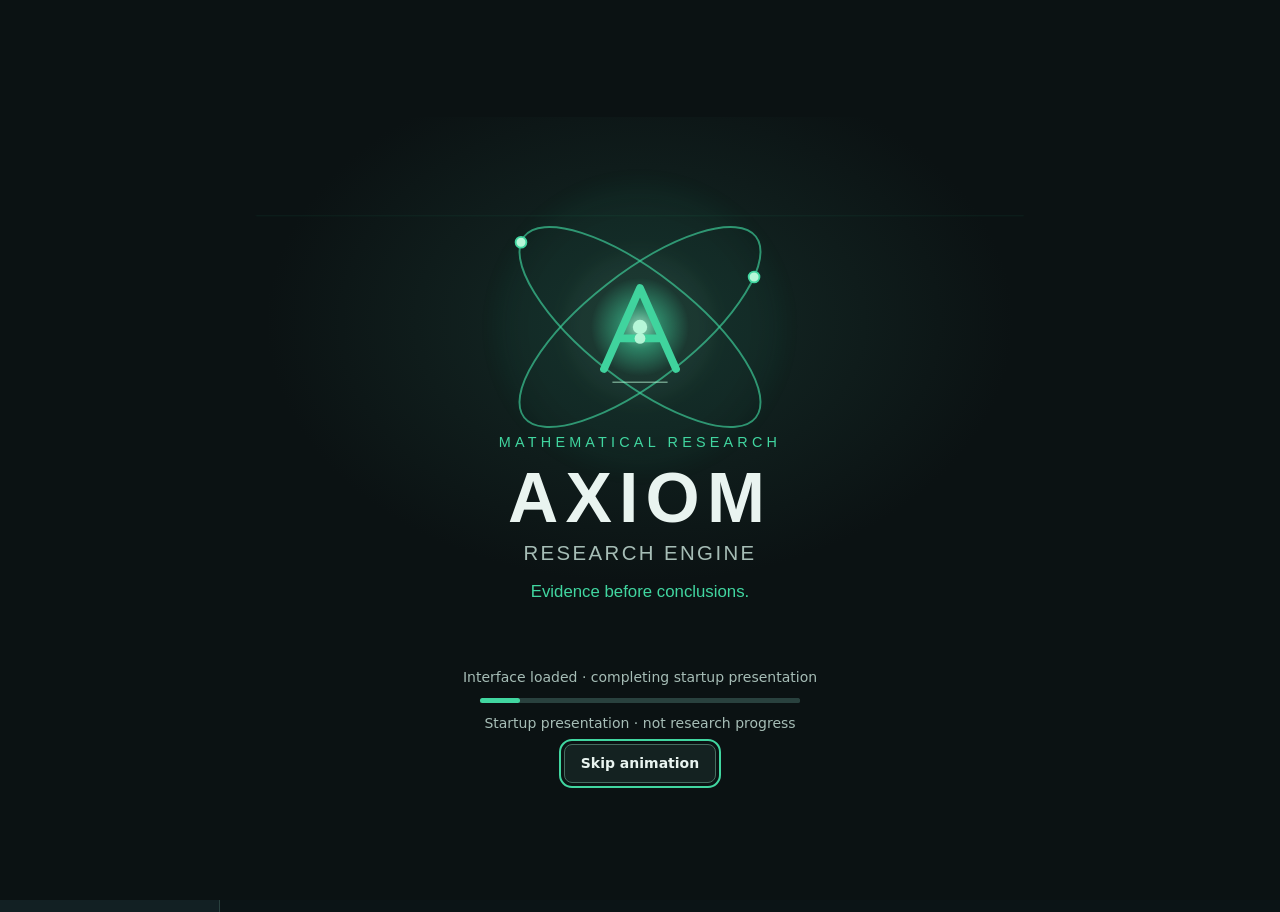
<file: docs/index.html>
<!doctype html>
<html lang="en"><head><meta charset="utf-8"><meta name="viewport" content="width=device-width,initial-scale=1"><meta name="color-scheme" content="dark light"><title>AXIOM / Open Research</title><style>
:root{--bg:#0b1416;--panel:#122023;--panel2:#192b2c;--line:#29413e;--ink:#e7f4f1;--muted:#a2bdb7;--accent:#63e5b3;--warn:#f0b97f;--bad:#f1a0a0;--shadow:0 12px 36px #0003;color-scheme:dark}body.light{--bg:#eef4f2;--panel:#fff;--panel2:#e2eeea;--line:#bdcec8;--ink:#16352e;--muted:#44675e;--accent:#096c4c;--warn:#89541b;--bad:#9b2b2b;--shadow:0 8px 30px #23403315;color-scheme:light}*{box-sizing:border-box}body{margin:0;background:var(--bg);color:var(--ink);font:15px/1.5 system-ui,-apple-system,BlinkMacSystemFont,'Segoe UI',sans-serif}a{color:var(--accent)}button,input,select{font:inherit;color:var(--ink);background:var(--panel2);border:1px solid var(--line);border-radius:7px;padding:9px 12px}button{cursor:pointer}button:focus-visible,a:focus-visible,input:focus-visible,select:focus-visible{outline:2px solid var(--accent);outline-offset:3px}header{position:sticky;top:0;z-index:4;background:var(--panel);border-bottom:1px solid var(--line);display:flex;align-items:center;gap:12px;padding:12px 24px}header svg{width:31px;height:31px;stroke:var(--accent)}.brand{letter-spacing:.14em;font-weight:800;font-size:17px}.tag{font-size:11px;color:var(--muted);letter-spacing:.08em;text-transform:uppercase}header .spacer{flex:1}.layout{display:grid;grid-template-columns:220px minmax(0,1fr);min-height:calc(100vh - 65px)}nav{border-right:1px solid var(--line);padding:24px 14px;background:var(--panel)}nav button{display:block;width:100%;text-align:left;margin:6px 0;background:transparent;border-color:transparent;color:var(--muted)}nav button[aria-current=true]{background:var(--panel2);border-color:var(--line);color:var(--accent)}main{padding:28px clamp(16px,3vw,44px);max-width:1420px;width:100%;margin:auto;align-self:start}h1{font-size:clamp(25px,3vw,38px);line-height:1.15;margin:0 0 10px;letter-spacing:-.025em}h2{font-size:17px;margin:0 0 12px}h3{font-size:15px;margin:0 0 8px}.muted,small{color:var(--muted)}.eyebrow{letter-spacing:.14em;color:var(--accent);font-weight:700;font-size:11px;text-transform:uppercase;margin-bottom:12px}.hero{background:linear-gradient(120deg,var(--panel),var(--panel2));border:1px solid var(--line);border-radius:12px;padding:24px;box-shadow:var(--shadow);margin-bottom:18px}.hero p{max-width:780px;color:var(--muted);margin:0 0 10px}.grid{display:grid;grid-template-columns:repeat(4,minmax(0,1fr));gap:12px;margin:18px 0}.metric,.card{border:1px solid var(--line);border-radius:10px;background:var(--panel);padding:16px;min-width:0}.metric strong{display:block;font-size:28px;font-variant-numeric:tabular-nums;letter-spacing:-.04em;color:var(--accent);margin:4px 0}.split{display:grid;grid-template-columns:1.35fr 1fr;gap:14px;margin:14px 0}.card p{margin:6px 0 12px}.status{font-size:12px;color:var(--accent);font-weight:600}.open{color:var(--warn)}.counterexample{color:var(--bad)}.barrow{display:grid;grid-template-columns:110px 1fr 65px;align-items:center;gap:8px;margin:12px 0}.bar{height:13px;background:var(--panel2);border-radius:5px;overflow:hidden}.bar i{display:block;height:100%;background:var(--accent);border-radius:5px}.toolbar{display:flex;gap:8px;flex-wrap:wrap;margin:14px 0}.toolbar input{flex:1;min-width:200px}.tablewrap{overflow:auto;border:1px solid var(--line);border-radius:10px;background:var(--panel)}table{border-collapse:collapse;width:100%;text-align:left;font-size:13px}th,td{padding:12px;border-bottom:1px solid var(--line);vertical-align:top}th{color:var(--muted);background:var(--panel2);font-weight:600}tr:last-child td{border-bottom:0}td:first-child{white-space:nowrap;font-family:ui-monospace,monospace}.note{padding:16px 0;border-bottom:1px solid var(--line)}.note:last-child{border:0}.note p{margin:6px 0}.note code,code{font:12px ui-monospace,monospace;overflow-wrap:anywhere;color:var(--muted)}.view[hidden]{display:none}.notice{border-left:2px solid var(--warn);padding:8px 14px;color:var(--muted);margin:16px 0;background:var(--panel)}footer{margin-top:22px;padding:12px 0;border-top:1px solid var(--line);color:var(--muted);font-size:12px}.steps{display:grid;gap:10px}.step{display:flex;gap:12px;align-items:start;padding-bottom:8px;border-bottom:1px solid var(--line)}.step b{color:var(--accent);min-width:24px}.step:last-child{border:0}.big{font-size:25px;font-weight:700;color:var(--accent)}@media(max-width:900px){.layout{grid-template-columns:1fr}nav{display:flex;overflow:auto;border-right:0;border-bottom:1px solid var(--line);padding:6px 12px;gap:5px}nav button{width:auto;white-space:nowrap;margin:0}.grid{grid-template-columns:repeat(2,minmax(0,1fr))}.split{grid-template-columns:1fr}}@media(max-width:480px){header{padding:10px 12px}.tag{display:none}main{padding:16px}.hero{padding:18px}.metric{padding:12px}.metric strong{font-size:23px}.barrow{grid-template-columns:95px 1fr 55px}}
</style></head><body>
<!-- AXIOM STARTUP COMPONENT BEGIN -->
<style>
#ax-start-dialog{box-sizing:border-box;position:fixed;inset:0;width:100%;height:100%;max-width:none;max-height:none;margin:0;border:0;padding:clamp(8px,2vw,24px);overflow:auto;color:#e9f4f0;background:#0b1213;font:14px/1.5 system-ui,'Segoe UI',Arial,sans-serif;z-index:2147483647}
#ax-start-dialog:not([open]){display:none}#ax-start-dialog::backdrop{background:#0b1213}
#ax-start-dialog .ax-start-panel{box-sizing:border-box;width:min(960px,100%);min-height:100%;margin:auto;display:flex;flex-direction:column;align-items:center;justify-content:center;gap:10px}
#ax-start-dialog svg{display:block;width:min(100%,960px);height:auto;max-height:72vh;aspect-ratio:16/9;flex:none;background:radial-gradient(ellipse at 50% 38%,#152b27 0%,#0b1213 55%);border-radius:12px}
#ax-start-dialog p{margin:0;text-align:center;color:#a6bdb6;max-width:65ch}#ax-start-dialog .ax-start-controls{display:flex;align-items:center;justify-content:center;gap:12px;flex-wrap:wrap}
#ax-start-dialog button{font:600 14px/1.3 system-ui,'Segoe UI',Arial,sans-serif;color:#e9f4f0;border:1px solid #456d60;background:#142221;border-radius:8px;padding:9px 16px;cursor:pointer}
#ax-start-dialog button:focus-visible{outline:2px solid #41d6a0;outline-offset:3px}#ax-start-dialog button:disabled{opacity:.6;cursor:default}
#ax-start-dialog [hidden],#ax-start-notice[hidden]{display:none!important}#ax-start-notice{margin:0;padding:10px 16px;background:#142221;color:#e9f4f0;border-bottom:1px solid #456d60;font:14px/1.5 system-ui,Arial,sans-serif}#ax-start-dialog progress{width:min(320px,85%);height:5px;accent-color:#41d6a0;background:#29413e;border:0;border-radius:3px}#ax-start-dialog progress::-webkit-progress-bar{background:#29413e;border-radius:3px}#ax-start-dialog progress::-webkit-progress-value{background:#41d6a0;border-radius:3px}#ax-start-dialog progress::-moz-progress-bar{background:#41d6a0;border-radius:3px}
@media(prefers-reduced-motion:reduce){#ax-start-dialog #ax-start-electrons{visibility:hidden}}
</style>
<dialog id="ax-start-dialog" aria-label="AXIOM startup" aria-describedby="ax-start-status">
  <div class="ax-start-panel">
<svg id="ax-start-scene" viewBox="0 0 1600 900" aria-labelledby="ax-start-title ax-start-desc" role="img">
      <title id="ax-start-title">AXIOM startup splash preview</title>
      <desc id="ax-start-desc">A centered AXIOM emblem with two crossed electron-style orbitals and animated emerald highlights.</desc>
      <defs>
        <linearGradient id="ax-start-lineGlow" x1="0" x2="1">
          <stop offset="0%" stop-color="#41D6A0" stop-opacity="0"/>
          <stop offset="50%" stop-color="#41D6A0" stop-opacity="0.55"/>
          <stop offset="100%" stop-color="#41D6A0" stop-opacity="0"/>
        </linearGradient>
        <radialGradient id="ax-start-coreGlow" cx="50%" cy="50%" r="50%">
          <stop offset="0%" stop-color="#B6F7D8" stop-opacity=".98"/>
          <stop offset="45%" stop-color="#41D6A0" stop-opacity=".52"/>
          <stop offset="100%" stop-color="#41D6A0" stop-opacity="0"/>
        </radialGradient>
        <filter id="ax-start-blur16"><feGaussianBlur stdDeviation="16"/></filter>
        <filter id="ax-start-blur28"><feGaussianBlur stdDeviation="28"/></filter>
      </defs>

      <g id="ax-start-bgfx" opacity="0.9">
        <circle cx="800" cy="350" r="235" fill="#41D6A0" opacity="0.055" filter="url(#ax-start-blur28)"/>
        <circle cx="800" cy="350" r="125" fill="#B6F7D8" opacity="0.05" filter="url(#ax-start-blur16)"/>
        
        <path d="M160 165H1440" stroke="#41D6A0" stroke-opacity="0.08" stroke-width="1.5"/>
      </g>

      <g id="ax-start-orbitalSystem" transform="translate(800 350)">
        <ellipse id="ax-start-orbitA_inner" cx="0" cy="0" rx="245" ry="90" fill="none" stroke="#41D6A0" stroke-opacity="0.64" stroke-width="3.2" transform="rotate(38)"/>
        <ellipse id="ax-start-orbitB_inner" cx="0" cy="0" rx="245" ry="90" fill="none" stroke="#41D6A0" stroke-opacity="0.64" stroke-width="3.2" transform="rotate(-38)"/>

        <circle id="ax-start-coreAura" cx="0" cy="0" r="82" fill="url(#ax-start-coreGlow)" opacity="0.78"/>
        <circle id="ax-start-core" cx="0" cy="0" r="12" fill="#B6F7D8"/>

        <g id="ax-start-mark" opacity="0.98">
          <path id="ax-start-aShape" d="M-60 70 L0 -65 L60 70 M-34 19 H34" fill="none" stroke="#41D6A0" stroke-width="13" stroke-linecap="round" stroke-linejoin="round"/>
          <circle id="ax-start-aNode" cx="0" cy="19" r="9" fill="#B6F7D8"/>
          <path d="M-46 92H46" fill="none" stroke="#B6F7D8" stroke-opacity="0.55" stroke-width="2.5"/>
        </g>

        <g id="ax-start-electrons">
          <circle id="ax-start-electronA" cx="193.1" cy="150.8" r="9" fill="#B6F7D8" stroke="#41D6A0" stroke-width="3"/>
          <circle id="ax-start-electronB" cx="-193.1" cy="150.8" r="9" fill="#B6F7D8" stroke="#41D6A0" stroke-width="3"/>
        </g>
      </g>

      <g id="ax-start-titles" font-family="Arial, Helvetica, sans-serif" text-anchor="middle">
        <text id="ax-start-eyebrow" x="800" y="550" fill="#41D6A0" font-size="24" letter-spacing="7" opacity="1">MATHEMATICAL RESEARCH</text>
        <text id="ax-start-brand" x="800" y="675" fill="#E9F4F0" font-size="116" font-weight="700" letter-spacing="12" opacity="1">AXIOM</text>
        <text id="ax-start-subtitle" x="800" y="738" fill="#A6BDB6" font-size="34" letter-spacing="4" opacity="1">RESEARCH ENGINE</text>
      <text x="800" y="800" fill="#41D6A0" font-size="28">Evidence before conclusions.</text></g>
    </svg>
    <p id="ax-start-status" role="status">Opening the interface…</p>
    <progress id="ax-start-progress" max="10000" value="0" aria-label="Presentation time, not initialization progress"></progress>
    <p id="ax-start-caption">Startup presentation · not research progress</p>
    <div class="ax-start-controls"><button id="ax-start-skip" type="button" autofocus>Skip animation</button></div>
  </div>
</dialog>
<p id="ax-start-notice" hidden role="status"></p>
<script>
(function(){
'use strict';
const $=id=>document.getElementById('ax-start-'+id),dialog=$('dialog'),status=$('status'),progress=$('progress'),skip=$('skip'),motion=matchMedia('(prefers-reduced-motion: reduce)');
const DURATION=10000,READINESS_TIMEOUT=20000;
let raf=0,timeout=0,last=null,elapsed=0,active=false,ready=false,skipped=false;
function point(node,angle,tilt){
 const a=angle*Math.PI/180,t=tilt*Math.PI/180,x=245*Math.cos(a),y=90*Math.sin(a);
 node.setAttribute('cx',x*Math.cos(t)-y*Math.sin(t));node.setAttribute('cy',x*Math.sin(t)+y*Math.cos(t));
}
function paint(){
 const t=Math.min(elapsed,DURATION),reduced=motion.matches;
 if(!reduced){point($('electronA'),t/2600*360,38);point($('electronB'),180-t/3100*360,-38);}
 $('coreAura').setAttribute('opacity',reduced?'.78':String(.74+.12*Math.sin(t/650)));
 progress.value=skipped||reduced?DURATION:t;
}
function clear(){cancelAnimationFrame(raf);raf=0;clearTimeout(timeout);timeout=0;last=null;active=false;}
function close(outcome){if(!active)return;clear();dialog.close();if(outcome==='timeout'||outcome==='error'){$('notice').textContent=outcome==='timeout'?'Startup presentation ended while interface loading was still pending. The application has not reported readiness.':'Startup presentation ended after an interface error.';$('notice').hidden=false;}dialog.dispatchEvent(new CustomEvent('axiom-startup-end',{detail:outcome}));}
function maybeFinish(){
 if(!active)return;
 const presentationDone=skipped||motion.matches||elapsed>=DURATION;
 if(ready&&presentationDone){close('ready');return;}
 if(presentationDone){if(status.textContent!=='Waiting for the interface to finish loading…')status.textContent='Waiting for the interface to finish loading…';skip.disabled=true;}
 else{skip.disabled=false;if(ready&&status.textContent!=='Interface loaded · completing startup presentation')status.textContent='Interface loaded · completing startup presentation';}
}
function tick(now){raf=0;if(!active||document.hidden){last=null;return;}if(last!==null)elapsed=Math.min(DURATION,elapsed+Math.max(0,now-last));last=now;paint();maybeFinish();schedule();}
function schedule(){if(active&&!document.hidden&&!raf&&!skipped&&!motion.matches&&elapsed<DURATION)raf=requestAnimationFrame(tick);}
function dismissPresentation(){if(!active)return;skipped=true;cancelAnimationFrame(raf);raf=0;last=null;paint();maybeFinish();}
function signalReady(ok){$('notice').hidden=true;if(!active)return;if(!ok){close('unavailable');return;}ready=true;clearTimeout(timeout);timeout=0;maybeFinish();}
function start(){
 if(active)return;$('notice').hidden=true;ready=false;skipped=false;elapsed=0;last=null;skip.disabled=false;status.textContent='Opening the interface…';
 try{if(typeof dialog.showModal!=='function')return;dialog.showModal();}catch(_){return;}
 active=true;paint();timeout=setTimeout(()=>close('timeout'),READINESS_TIMEOUT);maybeFinish();schedule();
}
window.AxiomStartup=Object.freeze({ready:()=>signalReady(true),unavailable:()=>signalReady(false),start});
skip.addEventListener('click',dismissPresentation);dialog.addEventListener('cancel',event=>{event.preventDefault();dismissPresentation();});
document.addEventListener('visibilitychange',()=>{last=null;if(document.hidden){cancelAnimationFrame(raf);raf=0;}else schedule();});
motion.addEventListener('change',()=>{if(!active)return;cancelAnimationFrame(raf);raf=0;last=null;paint();maybeFinish();schedule();});
// Fail open on unexpected UI errors; never hide an existing application error behind branding.
window.addEventListener('error',()=>{if(active)close('error');});
window.addEventListener('unhandledrejection',()=>{if(active)close('error');});
start();
})();
</script>
<!-- AXIOM STARTUP COMPONENT END -->
<header><svg viewBox="0 0 40 40" fill="none" stroke-width="2.8" aria-hidden="true"><path d="M5 34L20 5l15 29M11 24h18"/><circle cx="20" cy="24" r="3" fill="currentColor"/></svg><div><div class="brand">AXIOM</div><div class="tag">Open Research Engine / v0.4.0</div></div><span class="spacer"></span><button id="theme" aria-label="Toggle light or dark theme">Light mode</button></header><div class="layout"><nav aria-label="Research views"><div class="tag">Workspace</div><button data-view="overview" aria-current="true">Overview</button><button data-view="notebook">Research notebook</button><button data-view="experiments">Experiments</button><button data-view="backlog">Work slices</button><button data-view="hosting">Hosting &amp; controls</button></nav><main>
<section class="view" id="overview"><div class="hero"><div class="eyebrow">Computational complexity / open research</div><h1>Evidence before conclusions.</h1><p>Exact SAT counting, structured permanents and shared arithmetic. A finite, reproducible research workspace designed for standard public GitHub runners, with no backend server or paid AI integration.</p><span class="status">PUBLICATION CANDIDATE · SEE ACTIONS FOR CURRENT CI</span></div><div class="grid"><div class="metric"><small>Exact replay checks</small><strong id="checks">—</strong><small>Recorded local run</small></div><div class="metric"><small>Engineering slices</small><strong id="eng">—</strong><small>All open for review</small></div><div class="metric"><small>Scientific slices</small><strong id="sci">—</strong><small>R10–R29</small></div><div class="metric"><small>Additional cost target</small><strong>$0</strong><small>Within free allowances</small></div></div><div class="split"><div class="card"><h2>Matched strategy experiment</h2><p class="muted">Recursive requests, lower is better. Training winner frozen before holdout.</p><div id="bars"></div><small>Not a runtime measurement or proof of improved worst-case complexity.</small></div><div class="card"><h2>Next scientific priorities</h2><div class="steps"><div class="step"><b>01</b><span>Weighted quotient graphs and exact aggregation</span></div><div class="step"><b>02</b><span>Valuation-aware modular arithmetic</span></div><div class="step"><b>03</b><span>Entire truncated coefficient families</span></div><div class="step"><b>04</b><span>Asymmetric SAT-derived matrices and formal specifications</span></div></div></div></div><div class="notice">No autonomous model calls, arbitrary candidate code, scheduled discovery or production proof claim. Publication and account settings require maintainer review.</div></section>
<section class="view" id="notebook" hidden><div class="eyebrow">Evidence register</div><h1>Research notebook</h1><p class="muted">Git-backed entries; content hashes bind evidence, not publisher identity. Human publication review remains required.</p><div class="toolbar"><input id="note-search" placeholder="Search statement, ID or status" aria-label="Search notebook"><select id="note-status" aria-label="Filter notebook status"><option value="all">All statuses</option><option value="finite_pass">Finite pass</option><option value="counterexample">Counterexample</option><option value="open">Open</option></select></div><div class="card" id="notes"></div></section>
<section class="view" id="experiments" hidden><div class="eyebrow">Finite verification / local evidence</div><h1>Experiments</h1><p class="muted">Recorded v0.4 replay; comparison of identical fixtures and attempt budgets.</p><div class="split" id="result-cards"></div><div class="card"><h2>Attempt history</h2><div class="tablewrap"><table><thead><tr><th>Attempt</th><th>Adaptive requests</th><th>Blind requests</th></tr></thead><tbody id="attempts"></tbody></table></div></div><p><a id="actions-link" hidden>Open GitHub Actions</a><span id="actions-help">After publishing, open the repository → Actions → Bounded research regression → Run workflow.</span></p></section>
<section class="view" id="backlog" hidden><div class="eyebrow">Engineering &amp; mathematical objectives</div><h1>Work slices</h1><p class="muted">124 engineering and 20 scientific objectives. Prototype work does not automatically close production slices.</p><div class="toolbar"><input id="work-search" placeholder="Filter ID, objective, acceptance criteria…" aria-label="Search work slices"><select id="work-scope" aria-label="Filter work slices"><option value="all">All work</option><option value="S">Engineering</option><option value="R">Science</option></select><button id="export">Export filtered CSV</button></div><div id="work-count" class="muted"></div><div class="tablewrap"><table><thead><tr><th>ID</th><th>Objective / acceptance</th><th>Dependencies</th></tr></thead><tbody id="work"></tbody></table></div></section>
<section class="view" id="hosting" hidden><div class="eyebrow">GitHub Free / no self-hosted infrastructure</div><h1>Hosting &amp; controls</h1><div class="split"><div class="card"><h2>Configured in source</h2><div id="policy"></div></div><div class="card"><h2>Maintainer setup required</h2><div class="steps"><div class="step"><b>01</b><span>Approve ownership, license and public file list.</span></div><div class="step"><b>02</b><span>Use personal identity and independent Free organization. Set supported metered-product spending stops; verify no paid add-ons.</span></div><div class="step"><b>03</b><span>Enable Pages from <code>main:/docs</code> in repository Settings.</span></div><div class="step"><b>04</b><span>Require passed qualification checks, protect main, enable public security features.</span></div></div><p class="muted">CI is finite software testing. Do not use hosted Actions as an unrestricted research-compute service.</p></div></div></section>
<footer>AXIOM · v0.4.0 · Static public-candidate portal · Built from Git records, no external requests, credentials or application server.</footer></main></div>
<script type="application/json" id="data">{"version":"0.4.0","notebook":[{"schema_version":"notebook-1","id":"N001","title":"SAT and permanent qualification","status":"finite_pass","statement":"436 exact fixture comparisons and two expected counterexamples; finite tests only.","evidence":[{"path":"evidence/qualification-linux.txt","sha256":"4dedbc177357acd6cca707885657505e7cdfec056a2782b3bb050a131eb5826e"}],"reproduce":"python scripts/hosted.py --profile quick","review_status":"publication_pending"},{"schema_version":"notebook-1","id":"N002","title":"Matched adaptive strategy replay","status":"finite_pass","statement":"26 evaluations; 2,482 exact results replayed. Recursive requests are not elapsed time or general complexity.","evidence":[{"path":"evidence/loop-replay.json","sha256":"817b857b4ca0ea3ceb294e516478cff9326a8996ba989d89fff39e0bfbc7738e"}],"reproduce":"python scripts/hosted.py --profile loop-replay","review_status":"publication_pending"},{"schema_version":"notebook-1","id":"N003","title":"Weighted XOR walk aggregation","status":"finite_pass","statement":"576 signed integer comparisons at lengths 0\u20134, eight labels, three kernels, all endpoint displacements. Partition enumeration may cost more than direct enumeration.","evidence":[{"path":"evidence/qualification-linux.txt","sha256":"4dedbc177357acd6cca707885657505e7cdfec056a2782b3bb050a131eb5826e"}],"reproduce":"python scripts/hosted.py --profile pattern-regression","review_status":"publication_pending"},{"schema_version":"notebook-1","id":"N004","title":"Omitted quadratic coefficient","status":"counterexample","statement":"Negative control rejects dropping the degree-two perturbation contribution. Retain the witness and never promote the incorrect formula.","evidence":[{"path":"evidence/qualification-linux.txt","sha256":"4dedbc177357acd6cca707885657505e7cdfec056a2782b3bb050a131eb5826e"}],"reproduce":"python scripts/hosted.py --profile quick","review_status":"publication_pending"},{"schema_version":"notebook-1","id":"N005","title":"General SAT complexity","status":"open","statement":"No general polynomial-time or improved worst-case SAT bound has been established. The next objective is full coefficient-family evaluation and asymptotic accounting.","evidence":[],"reproduce":"Review R20\u2013R28","review_status":"publication_pending"}],"backlog":[{"id":"S001","title":"[S001] Repository scaffolding, architecture decisions, versioning and publication gate","dependencies":"\u2014","acceptance":"Clean offline checkout; independent public-candidate distribution; no credentials or unapproved research in history.","state":"open / needs review"},{"id":"S002","title":"[S002] Validate versioned campaign, job, receipt and lesson schemas","dependencies":"S001","acceptance":"Reject malformed, oversized, unknown-version and invalid rational/decimal fields.","state":"open / needs review"},{"id":"S003","title":"[S003] Transactional append-only event ledger and projection","dependencies":"S002","acceptance":"Replay yields same state; tampering and duplicate events detected.","state":"open / needs review"},{"id":"S004","title":"[S004] SAT exhaustive and permanent-polynomial exact oracles","dependencies":"S002","acceptance":"Match hand examples, signed rational controls, empty CNF/clause, free variables.","state":"open / needs review"},{"id":"S005","title":"[S005] Content-addressed artifact ingestion and quotas","dependencies":"S003","acceptance":"Corrupted blob, path traversal, symlink and duplicate digest cases rejected.","state":"open / needs review"},{"id":"S006","title":"[S006] Signed verifier receipt and externally anchored checkpoints","dependencies":"S003,S005","acceptance":"Recomputed hash without trusted signature is rejected.","state":"open / needs review"},{"id":"S007","title":"[S007] Public fixture registry and separate private holdout commitments","dependencies":"S004,S005","acceptance":"Seeded reproducibility; candidate cannot access expected answers.","state":"open / needs review"},{"id":"S008","title":"[S008] Offline replay and evidence export","dependencies":"S001\u2013S007","acceptance":"Clean environment reproduces exact outputs; timing variance separately labeled.","state":"open / needs review"},{"id":"S009","title":"[S009] Campaign state machine and role policy","dependencies":"S008","acceptance":"Illegal transition, unauthorized start and stale approval denied.","state":"open / needs review"},{"id":"S010","title":"[S010] Durable queue, leases, idempotent receipts and outbox","dependencies":"S009","acceptance":"Duplicate deliveries do not duplicate execution result or cost charge.","state":"open / needs review"},{"id":"S011","title":"[S011] Budget reservation / reconciliation","dependencies":"S010","acceptance":"Parallel jobs cannot overspend; caps stop dispatch.","state":"open / needs review"},{"id":"S012","title":"[S012] Linux guest runner with pinned image and scratch directory","dependencies":"S010","acceptance":"Worker cannot read host files, keys, verifier or other jobs.","state":"open / needs review"},{"id":"S013","title":"[S013] External CPU/RAM/PID/time/output limits","dependencies":"S012","acceptance":"Fork bomb, runaway loop, output flood terminated and classified.","state":"open / needs review"},{"id":"S014","title":"[S014] Separate referee worker, private mounts and egress policy","dependencies":"S012","acceptance":"Candidate cannot see holdouts; forged receipts fail.","state":"open / needs review"},{"id":"S015","title":"[S015] Pause, emergency stop and crash recovery","dependencies":"S011\u2013S014","acceptance":"Kill descendant processes, revoke leases, no automatic resume.","state":"open / needs review"},{"id":"S016","title":"[S016] Security qualification and recovery drill","dependencies":"S009\u2013S015","acceptance":"Negative isolation tests, budget crash test, documented approval.","state":"open / needs review"},{"id":"S017","title":"[S017] Provider-neutral gateway and offline mock","dependencies":"S016","acceptance":"No live calls when disabled; key never enters prompt/worker.","state":"open / needs review"},{"id":"S018","title":"[S018] Prompt/response schema and source citation discipline","dependencies":"S017","acceptance":"Nonexistent evidence IDs, unsafe scope and unknown strategy rejected.","state":"open / needs review"},{"id":"S019","title":"[S019] Proposer and bounded portfolio scheduler","dependencies":"S018","acceptance":"Generates distinct typed hypotheses; maximum attempts enforced.","state":"open / needs review"},{"id":"S020","title":"[S020] Independent critic and counterexample queue","dependencies":"S019","acceptance":"Known omitted-H and false symmetry claims trigger adversarial test.","state":"open / needs review"},{"id":"S021","title":"[S021] Immutable memory snapshots and retrieval","dependencies":"S018","acceptance":"Return only approved scoped records with source hashes.","state":"open / needs review"},{"id":"S022","title":"[S022] Review queue, provenance validation, supersession","dependencies":"S021,S014","acceptance":"Phantom prior attempt and stale concurrent revision rejected.","state":"open / needs review"},{"id":"S023","title":"[S023] Plateau detection, diverse approach selection, budget-aware stop","dependencies":"S019\u2013S022","acceptance":"Simulated repeated failures stop; alternative technique slot recorded.","state":"open / needs review"},{"id":"S024","title":"[S024] Memory-on/off/shuffled and conventional controls","dependencies":"S023","acceptance":"Matched budgets, seeds and all failed attempts archived.","state":"open / needs review"},{"id":"S025","title":"[S025] Import R1\u2013R9 archives on receipt; validate checksums and manifest","dependencies":"S008","acceptance":"Replay early pilot and coefficient audit; label nonreproduced records.","state":"open / needs review"},{"id":"S026","title":"[S026] Rank-one and two-correction exact adapter","dependencies":"S025","acceptance":"Check mixed terms, signed fixtures and omission counterexamples.","state":"open / needs review"},{"id":"S027","title":"[S027] Cut-rank overlap certificates and scheduling diagnostics","dependencies":"S026","acceptance":"Reproduce low overlap and forced overlap on source families.","state":"open / needs review"},{"id":"S028","title":"[S028] Reproduce full two-crossing Fourier/displacement contraction","dependencies":"S027","acceptance":"Agree with independent small controls and five-size results at fixed precision.","state":"open / needs review"},{"id":"S029","title":"[S029] Exact p-adic normalization, guard precision and integer recurrence","dependencies":"S028","acceptance":"Handle 5408/11 nonunit witness without invalid modular inverse.","state":"open / needs review"},{"id":"S030","title":"[S030] Alternative shared-interior representation, measure precision growth","dependencies":"S029","acceptance":"Compare against known ten digits; attempt eleven only within approved limits; count all work.","state":"open / needs review"},{"id":"S031","title":"[S031] Higher Taylor/crossing orders and asymmetry suite","dependencies":"S026,S029","acceptance":"Independent oracle agreement on signed, combined and higher-order inputs.","state":"open / needs review"},{"id":"S032","title":"[S032] End-to-end CNF-to-permanent interpolation and final count recovery","dependencies":"S031","acceptance":"Exact counts match exhaustive SAT; complete bit/time accounting, CRT conditions verified.","state":"open / needs review"},{"id":"S033","title":"[S033] Formal statement and assumption registry","dependencies":"S008","acceptance":"Scope and quantifiers included in versioned statement hash.","state":"open / needs review"},{"id":"S034","title":"[S034] Pinned Lean proof checker, dependency/axiom policy","dependencies":"S033,S014","acceptance":"Reject `sorry`, unapproved axioms/imports and theorem statement drift.","state":"open / needs review"},{"id":"S035","title":"[S035] Formalize simple permanent expansion/degree-two identity","dependencies":"S034","acceptance":"Kernel receipt matches reviewed theorem statement.","state":"open / needs review"},{"id":"S036","title":"[S036] Formalize low-rank completion and retirement invariants","dependencies":"S035,S026","acceptance":"Explicit domain assumptions; counterexample tests challenge weakened hypotheses.","state":"open / needs review"},{"id":"S037","title":"[S037] Complexity instrumentation by phase and bit size","dependencies":"S030,S033","acceptance":"Detect preprocessing, integer growth and storage omitted from score.","state":"open / needs review"},{"id":"S038","title":"[S038] Parameterized bound for shared computation","dependencies":"S031,S037","acceptance":"State n,N,h,rank,width,k, bit cost; stress worst-case families.","state":"open / needs review"},{"id":"S039","title":"[S039] General SAT reduction accounting and baseline bound comparison","dependencies":"S032,S038","acceptance":"Includes all nodes/orders/sparsification/recovery; no empirical proof claims.","state":"open / needs review"},{"id":"S040","title":"[S040] Independent proof review and negative-result report","dependencies":"S034\u2013S039","acceptance":"Reproducible theorem checks or explicitly open obligations; no forced claim.","state":"open / needs review"},{"id":"S041","title":"[S041] Overview, campaign and experiment browser","dependencies":"S003","acceptance":"Live read model, exact evidence, accessible navigation and no fabricated metrics.","state":"open / needs review"},{"id":"S042","title":"[S042] Campaign builder and live controls","dependencies":"S009,S015","acceptance":"Dry run, hash approval, pause/stop visible and operational.","state":"open / needs review"},{"id":"S043","title":"[S043] Notebook and verification detail","dependencies":"S022,S041","acceptance":"Filter grades, inspect receipts and explicit approval, no silent history edits.","state":"open / needs review"},{"id":"S044","title":"[S044] Proof workspace and benchmark explorer","dependencies":"S034,S037","acceptance":"Show assumptions, checker status, matched workloads and comparable metrics.","state":"open / needs review"},{"id":"S045","title":"[S045] Settings, roles, privacy, provider and worker health","dependencies":"S016,S042","acceptance":"Default OFF, opt-in policy, auth/CSRF and stop test.","state":"open / needs review"},{"id":"S046","title":"[S046] Research graph, reproducible report and export","dependencies":"S008,S043","acceptance":"Trace assertion to archived evidence; private data excluded from public export.","state":"open / needs review"},{"id":"S047","title":"[S047] Packaging, signing, SBOM, CI and backup/restore","dependencies":"S045,S046","acceptance":"Signed reproducible manifest, clean install/uninstall; no service starts silently.","state":"open / needs review"},{"id":"S048","title":"[S048] Controlled pilot campaign and readiness decision","dependencies":"G1\u2013G5,S047","acceptance":"Independent review, budget reconciliation, negative controls, reproducible output and human go/no-go.","state":"open / needs review"},{"id":"S049","title":"[S049] Baseline source audit","dependencies":"S001","acceptance":"Upstream source identity and limitations recorded; no upstream executable reuse.","state":"open / needs review"},{"id":"S050","title":"[S050] Declarative strategy space","dependencies":"S025","acceptance":"Strict schema; all 24 configurations on exhaustive 512 CNFs; no dynamic code.","state":"open / needs review"},{"id":"S051","title":"[S051] Independent exact oracle","dependencies":"S007,S050","acceptance":"Incorrect count and malformed result rejected; independent oracle in verifier process/role.","state":"open / needs review"},{"id":"S052","title":"[S052] Matched adaptive and blind arms","dependencies":"S050,S051","acceptance":"Same fixtures, attempt caps and baseline; fixed seeds; separate histories; null results preserved.","state":"open / needs review"},{"id":"S053","title":"[S053] Diverse selection and plateau","dependencies":"S052","acceptance":"Seeded tie-breaking; no duplicates; escape policy test; characterize novelty metrics.","state":"open / needs review"},{"id":"S054","title":"[S054] Freeze winners and holdout","dependencies":"S052","acceptance":"Both winners frozen before evaluation; held-out disjoint and independent; no feedback to selection.","state":"open / needs review"},{"id":"S055","title":"[S055] Evidence CAS","dependencies":"S005,S051","acceptance":"Hash validate on read, atomic local writes; production immutable versioned store with backup.","state":"open / needs review"},{"id":"S056","title":"[S056] Deterministic replay","dependencies":"S008,S055","acceptance":"Replay exact results and policy, reject altered blob, malformed state, wrong source; signed external ledger anchor.","state":"open / needs review"},{"id":"S057","title":"[S057] Multi-seed experimental protocol","dependencies":"S052,S054","acceptance":"Prespecified seeds; matched total evaluation and compute budgets; report distributions and nulls.","state":"open / needs review"},{"id":"S058","title":"[S058] Operation and resource instrumentation","dependencies":"S057","acceptance":"Same kernel cost model, timing/RSS/bit lengths, trust external measurements; no misleading speed ratio.","state":"open / needs review"},{"id":"S059","title":"[S059] Provider proposal schema","dependencies":"S017,S050","acceptance":"Bounded strict typed proposals, evidence snapshot ID validation, no generated execution, provider error classification.","state":"open / needs review"},{"id":"S060","title":"[S060] Provider broker and budgets","dependencies":"S011,S059","acceptance":"Explicit model and token caps, cost reservation/reconciliation, retries count, keys only in broker.","state":"open / needs review"},{"id":"S061","title":"[S061] Verified scoped memory","dependencies":"S020,S055,S056","acceptance":"Namespace/ACL enforcement, evidence-linked notes, revocation and dependency checks, empty history cannot invent observations.","state":"open / needs review"},{"id":"S062","title":"[S062] Matched memory controls","dependencies":"S057,S061","acceptance":"Memory on/off/shuffled with equal provider, seed, evaluation and cost budget; leakage audit.","state":"open / needs review"},{"id":"S063","title":"[S063] Candidate patch lineage","dependencies":"S012,S059","acceptance":"Parent hash, unique context, all-or-nothing apply, size/format caps; no edit executes before isolation gate.","state":"open / needs review"},{"id":"S064","title":"[S064] Hardened worker qualification","dependencies":"S012\u2013S016,S063","acceptance":"Deny network/files/secrets, process-tree termination, bounded output, PID/RAM/disk/CPU, adversarial tests.","state":"open / needs review"},{"id":"S065","title":"[S065] Separate referee trust domain","dependencies":"S014,S064","acceptance":"Candidate cannot access hidden tests, modify verifier or forge receipt; signed trusted measurement.","state":"open / needs review"},{"id":"S066","title":"[S066] Permanent polynomial search plugin","dependencies":"S026\u2013S028,S051","acceptance":"Compare all coefficient orders on signed inputs against independent oracle; keep higher-order terms.","state":"open / needs review"},{"id":"S067","title":"[S067] Precision and arithmetic plugin","dependencies":"S029,S066","acceptance":"Nonunit denominator and valuation regression; proof of precision bound; report bit complexity.","state":"open / needs review"},{"id":"S068","title":"[S068] General SAT transfer benchmark","dependencies":"S030\u2013S032,S058,S066","acceptance":"Reproduce reduction, compare count and complete resource cost on asymmetric/full inputs.","state":"open / needs review"},{"id":"S069","title":"[S069] Formal proof and cost gates","dependencies":"S033\u2013S040,S065","acceptance":"Pin toolchain, inspect axioms, reject admitted proofs, explicit correctness/complexity theorem.","state":"open / needs review"},{"id":"S070","title":"[S070] Research dashboard integration","dependencies":"S041\u2013S044,S056","acceptance":"Evidence-linked loop views, accessibility, actual status, dark/light, filters, export, authorization separation.","state":"open / needs review"},{"id":"S071","title":"[S071] Release and restore drill","dependencies":"S045\u2013S047,S055,S064","acceptance":"Build once, provenance, SBOM/signing, restore evidence, rollback exact artifact, no automatic publisher.","state":"open / needs review"},{"id":"S072","title":"[S072] Controlled independent pilot","dependencies":"S048,S062,S065,S068,S069,S070,S071","acceptance":"Operator-authorized limits, emergency stop, independent review, report failures and no unjustified scientific claims.","state":"open / needs review"},{"id":"S073","title":"[S073] Public ownership and publication review","dependencies":"S001","acceptance":"Owner confirms rights, independent identity and approved public file list.","state":"open / needs review"},{"id":"S074","title":"[S074] Open-source licensing and third-party inventory","dependencies":"S073","acceptance":"Owner approves actual license and notices; no unlicensed copied materials.","state":"open / needs review"},{"id":"S075","title":"[S075] Public bootstrap profile","dependencies":"S073,S074","acceptance":"Verify manifest, local qualification; no automatic remote creation or push.","state":"open / needs review"},{"id":"S076","title":"[S076] Sanitize documentation and evidence","dependencies":"S073","acceptance":"Exclude employer references, credentials, draft research and unreviewed artwork; human review remains required.","state":"open / needs review"},{"id":"S077","title":"[S077] Visibility-aware issue importer","dependencies":"S075","acceptance":"Explicit target and publication acknowledgement; duplicate prevention; bounded batches.","state":"open / needs review"},{"id":"S078","title":"[S078] Cross-platform hosted qualification","dependencies":"S075","acceptance":"Linux, Windows, macOS, ARM64 standard hosted jobs; read-only token; actual remote passes.","state":"open / needs review"},{"id":"S079","title":"[S079] Separate fast and extended qualification","dependencies":"S078","acceptance":"Quick regression on PR; finite manual replay, no schedules or chained jobs.","state":"open / needs review"},{"id":"S080","title":"[S080] CodeQL security qualification","dependencies":"S078","acceptance":"Enable approved public CodeQL workflow, verify supported languages and permissions.","state":"open / needs review"},{"id":"S081","title":"[S081] Dependency review and Dependabot","dependencies":"S074,S078","acceptance":"Review dependencies and pin Actions; enable dependency alerts and review.","state":"open / needs review"},{"id":"S082","title":"[S082] Secret scanning and push protection","dependencies":"S073","acceptance":"Enable supported public repo scanning and push protection; test only synthetic markers.","state":"open / needs review"},{"id":"S083","title":"[S083] Public contributor workflow isolation","dependencies":"S078","acceptance":"No secrets or write token to untrusted PRs; approve external workflows; no pull_request_target.","state":"open / needs review"},{"id":"S084","title":"[S084] Repository rulesets and governance","dependencies":"S078,S083","acceptance":"Required checks, no force push/deletion, zero second reviewer only during solo phase; verify remotely.","state":"open / needs review"},{"id":"S085","title":"[S085] GitHub API rate control","dependencies":"S077","acceptance":"Explicit capped batch, no blind retries, idempotent IDs; handle 403/429 and retry-after.","state":"open / needs review"},{"id":"S086","title":"[S086] Build and software inventory","dependencies":"S074,S078","acceptance":"Build exact archive/wheel, inventory runtime dependencies, SHA-256, repeatable qualification.","state":"open / needs review"},{"id":"S087","title":"[S087] Build provenance attestations","dependencies":"S086","acceptance":"Trusted approved release workflow; verify provenance against source revision.","state":"open / needs review"},{"id":"S088","title":"[S088] Release promotion and approval","dependencies":"S086,S087","acceptance":"Publish same qualified bytes; manual approval, no automatic publisher.","state":"open / needs review"},{"id":"S089","title":"[S089] Public container distribution","dependencies":"S086","acceptance":"Optional approved public GHCR only; budget review and pinned images.","state":"open / needs review"},{"id":"S090","title":"[S090] GitHub Pages documentation","dependencies":"S075","acceptance":"Static docs source, no keys or dynamic backend, checked browser rendering.","state":"open / needs review"},{"id":"S091","title":"[S091] Research classification","dependencies":"S073","acceptance":"Distinguish public candidate, private research and secrets; allowlisted exports only.","state":"open / needs review"},{"id":"S092","title":"[S092] Public evidence export","dependencies":"S091,S056","acceptance":"Hash manifest, exact replay, source pin; human publication review.","state":"open / needs review"},{"id":"S093","title":"[S093] Optional remote worker interface","dependencies":"S064","acceptance":"No worker hosting in zero-cost profile; future external execution requires separate authorization.","state":"open / needs review"},{"id":"S094","title":"[S094] Distributed execution protocol","dependencies":"S093","acceptance":"Only finite permitted qualification jobs in hosted profile; no aggregate RAM assumption.","state":"open / needs review"},{"id":"S095","title":"[S095] Public reproducibility qualification","dependencies":"S092","acceptance":"Independent clone and replay; preserve failures and all scope limits.","state":"open / needs review"},{"id":"S096","title":"[S096] Open-source release acceptance","dependencies":"S073\u2013S095","acceptance":"Remote CI, licensing, rights, security and publication review complete.","state":"open / needs review"},{"id":"S097","title":"[S097] GitHub-only free-tier profile","dependencies":"S075,S079","acceptance":"Public standard hosted labels only, no paid model, cache or routine artifacts; account spending controls verified.","state":"open / needs review"},{"id":"S098","title":"[S098] Static research dashboard","dependencies":"S090","acceptance":"Offline-capable rendered site, searchable records, dark/light, no token or server.","state":"open / needs review"},{"id":"S099","title":"[S099] Git-backed scientific notebook","dependencies":"S092","acceptance":"Versioned strict evidence records, hashes, pending owner approval, no automated promotion.","state":"open / needs review"},{"id":"S100","title":"[S100] Browser-side research search","dependencies":"S098,S099","acceptance":"Filter notebook and backlog without network calls; safe text rendering.","state":"open / needs review"},{"id":"S101","title":"[S101] Actions experiment catalog","dependencies":"S079,S097","acceptance":"Fixed named profiles and bounded manual workflow; no arbitrary command input.","state":"open / needs review"},{"id":"S102","title":"[S102] Resource budget validation","dependencies":"S097,S101","acceptance":"Preflight public/runner/event scope, timeout, bounded Linux per-process limits; document limitations.","state":"open / needs review"},{"id":"S103","title":"[S103] Parallel mathematical qualification","dependencies":"S078,S102","acceptance":"Max two parallel matrix jobs, independent fixtures; actual remote measurements.","state":"open / needs review"},{"id":"S104","title":"[S104] Independent hosted verifier","dependencies":"S065,S103","acceptance":"Separate trusted code and acceptance spec; no generated code until isolation; signed receipts future.","state":"open / needs review"},{"id":"S105","title":"[S105] Original research archive importer","dependencies":"S091,S092","acceptance":"Rights-approved R1\u2013R9 archives, quarantine, manifest, replay and profiling.","state":"open / needs review"},{"id":"S106","title":"[S106] Automated computational profiling","dependencies":"S102,S105","acceptance":"Wall time, CPU, RSS semantics and exact operation metrics; compare equivalent workloads.","state":"open / needs review"},{"id":"S107","title":"[S107] Optional AI research role specifications","dependencies":"S059,S097","acceptance":"Manual ChatGPT-assisted hypotheses; paid provider off; no private traces or untrusted executable input.","state":"open / needs review"},{"id":"S108","title":"[S108] Evidence publication pipeline","dependencies":"S099,S095","acceptance":"Reviewed source commit, hash-backed note, reproducible evidence; no automated publication.","state":"open / needs review"},{"id":"S109","title":"[S109] Quota and storage governance","dependencies":"S097,S085","acceptance":"No artifact/cache uploads by default, monitor owner usage and hard spending stop where supported.","state":"open / needs review"},{"id":"S110","title":"[S110] GitHub Pages deployment","dependencies":"S098,S100","acceptance":"Enable main:/docs manually; verify portal build, domain and no private files.","state":"open / needs review"},{"id":"S111","title":"[S111] Hosted-only security qualification","dependencies":"S083,S102,S110","acceptance":"Test blocked private events, unsupported profiles, dependency pins and PR privilege boundaries.","state":"open / needs review"},{"id":"S112","title":"[S112] Cloud-native release acceptance","dependencies":"S096,S105,S111","acceptance":"Verified hosted qualification, license review, evidence reproducibility and zero-cost account settings.","state":"open / needs review"},{"id":"S113","title":"[S113] Establish independent private research repository","dependencies":"S073,S097","acceptance":"Verify separate private repository and scoped access; no shared Git history, workflows, paid compute, or confidential material on public CI.","state":"open / needs review"},{"id":"S114","title":"[S114] Implement public/private data classification","dependencies":"S113,S091","acceptance":"Default unpublished material to private; prohibit secrets in either repository; document classification transitions and explicit review.","state":"open / needs review"},{"id":"S115","title":"[S115] Establish private research notebook","dependencies":"S114,S099","acceptance":"Versioned confidential records, evidence hashes, distinct claim grades, explicit review; no automatic public promotion.","state":"open / needs review"},{"id":"S116","title":"[S116] Import original research archives after rights review","dependencies":"S114,S105,S115","acceptance":"Owner authorizes exact archive intake; validate ownership, checksums, extraction bounds and replay before recording results.","state":"open / needs review"},{"id":"S117","title":"[S117] Implement private holdout registry","dependencies":"S114,S115,S065","acceptance":"Versioned restricted holdout commitments and independent access design; no values, filenames or private commitment hashes in public artifacts.","state":"open / needs review"},{"id":"S118","title":"[S118] Establish research disclosure approval contracts","dependencies":"S114,S115","acceptance":"Require scientific, rights, security and owner reviews; exact manifest digest and separate publication authorization; do not imply authenticated approval.","state":"open / needs review"},{"id":"S119","title":"[S119] Implement cross-repository publication manifests","dependencies":"S118","acceptance":"Pin private source revision, public base, target repository, allowed paths, classification, sizes and hashes; reject duplicates, unsafe paths and unknown fields.","state":"open / needs review"},{"id":"S120","title":"[S120] Implement sanitized publication export","dependencies":"S119","acceptance":"Offline export of selected committed regular text files to new isolated staging directory; no upload, candidate execution, metadata transfer or private history.","state":"open / needs review"},{"id":"S121","title":"[S121] Prevent private history and credential leakage","dependencies":"S119,S120","acceptance":"Reject symlink, executable, binary, workflow, private marker, common secret and traversal inputs; no private credentials in public CI; independent review required.","state":"open / needs review"},{"id":"S122","title":"[S122] Establish independent public/private access policies","dependencies":"S113,S114,S109","acceptance":"Owner verifies scoped connectors, billing and Actions settings; zero private compute by default; acknowledge Free-plan protection limits.","state":"open / needs review"},{"id":"S123","title":"[S123] Perform adversarial publication security tests","dependencies":"S118,S119,S120,S121","acceptance":"Run synthetic positive and negative tests across standard public runners; no real private inputs; record exact results and limitations.","state":"open / needs review"},{"id":"S124","title":"[S124] Establish final disclosure and reproducibility acceptance","dependencies":"S116,S117,S118,S122,S123","acceptance":"Independent rights, scientific and security review plus explicit owner approval of exact export and public PR diff; verify public reproduction; retain private audit trail.","state":"open / needs review"},{"id":"R10","title":"[R10] Audit permanent circuit lower bounds","dependencies":"research baseline / review","acceptance":"Map theorem model, characteristic, uniformity and relation to structured families; cite independently checked statements.","state":"open / needs review"},{"id":"R11","title":"[R11] Compare subexponential SAT approaches","dependencies":"research baseline / review","acceptance":"Compare reductions, hidden constants, arithmetic vs bit cost; verify sources before relying on claims.","state":"open / needs review"},{"id":"R12","title":"[R12] Weighted quotient graphs","dependencies":"research baseline / review","acceptance":"Define endpoint-fixed weighted XOR walk semantics and validate signed examples.","state":"open / needs review"},{"id":"R13","title":"[R13] M\u00f6bius inversion aggregation","dependencies":"R12","acceptance":"Exact signed tests and direct oracle; preserve quotient multiplicities; test actual R9 transfer later.","state":"open / needs review"},{"id":"R14","title":"[R14] Graph width and contraction complexity","dependencies":"research baseline / review","acceptance":"Measure treewidth/cut width and actual contraction work, not only label counts.","state":"open / needs review"},{"id":"R15","title":"[R15] Cross-pattern graph reuse","dependencies":"research baseline / review","acceptance":"Aggregate graph weights across patterns; prove equivalence and cost.","state":"open / needs review"},{"id":"R16","title":"[R16] Finite Fourier construction review","dependencies":"research baseline / review","acceptance":"Verify theorem, explicit algorithm and crossover; compare with Walsh baseline.","state":"open / needs review"},{"id":"R17","title":"[R17] Fourier over prime-power rings","dependencies":"research baseline / review","acceptance":"Prove ring-compatible operations or show counterexamples; exact transform results.","state":"open / needs review"},{"id":"R18","title":"[R18] Sunflower-style grouping","dependencies":"research baseline / review","acceptance":"Test weighted common-core identities, preserve signs, orders and multiplicity.","state":"open / needs review"},{"id":"R19","title":"[R19] Valuation-aware exact arithmetic","dependencies":"research baseline / review","acceptance":"Known-divisible quotient precision checks, nonintegral cancellation and sound guard digits.","state":"open / needs review"},{"id":"R20","title":"[R20] Truncated permanent polynomials","dependencies":"research baseline / review","acceptance":"Compare all orders with direct signed rational oracle; target repeated minors.","state":"open / needs review"},{"id":"R21","title":"[R21] Modular Hermite interpolation","dependencies":"research baseline / review","acceptance":"Identify admissible moduli, denominators and interpolation uniqueness.","state":"open / needs review"},{"id":"R22","title":"[R22] Final count CRT","dependencies":"research baseline / review","acceptance":"Reconstruct unique count from pairwise coprime residues; test end-to-end reduction and bad moduli.","state":"open / needs review"},{"id":"R23","title":"[R23] Asymmetric SAT-derived matrices","dependencies":"research baseline / review","acceptance":"Generate genuine signed reductions and compare with known counts.","state":"open / needs review"},{"id":"R24","title":"[R24] Independent Lean specifications","dependencies":"research baseline / review","acceptance":"Freeze theorem statement, toolchain and assumptions before proof generation.","state":"open / needs review"},{"id":"R25","title":"[R25] Formalize exact identities","dependencies":"research baseline / review","acceptance":"No sorry/admitted proofs; audit axioms and independent statements.","state":"open / needs review"},{"id":"R26","title":"[R26] Proof compression","dependencies":"research baseline / review","acceptance":"Compare theorem-equivalent developments, audit assumptions and resources.","state":"open / needs review"},{"id":"R27","title":"[R27] Full asymptotic bound","dependencies":"research baseline / review","acceptance":"Account for all nodes, orders, arithmetic bit lengths and sparsification; no inference from finite results.","state":"open / needs review"},{"id":"R28","title":"[R28] End-to-end SAT benchmarks","dependencies":"research baseline / review","acceptance":"Compare matched baselines, difficult SAT/UNSAT, time and memory; preserve null results.","state":"open / needs review"},{"id":"R29","title":"[R29] Reproducible research publication","dependencies":"research baseline / review","acceptance":"Rights approval, versioned source and evidence, independent replay and limited claims.","state":"open / needs review"}],"profile":{"schema_version":"hosted-1","target_additional_monthly_cost_usd":0,"public_repositories_only":true,"runner_labels":["ubuntu-24.04","windows-2025","macos-15","ubuntu-24.04-arm"],"max_parallel_per_matrix":2,"job_timeout_minutes":10,"linux_per_process_address_space_mib":3072,"linux_per_file_limit_mib":64,"artifact_uploads":false,"dependency_cache_uploads":false,"paid_ai_calls":false,"self_hosted_runners":false,"scheduled_campaigns":false,"pages_source":"main:/docs","remote_settings_required":true},"replay":{"ledger":"PASS","replayed_evaluations":26,"fixture_results_rechecked":2482,"terminal_reason":"completed","note":"Local consistency and deterministic replay, not signed authenticity."},"history":{"adaptive":[{"index":1,"requests":6248},{"index":2,"requests":7016},{"index":3,"requests":2294},{"index":4,"requests":1486},{"index":5,"requests":4355},{"index":6,"requests":1672},{"index":7,"requests":1654},{"index":8,"requests":1315},{"index":9,"requests":2734},{"index":10,"requests":1297},{"index":11,"requests":4172},{"index":12,"requests":1235}],"blind":[{"index":1,"requests":6248},{"index":2,"requests":7016},{"index":3,"requests":1486},{"index":4,"requests":1315},{"index":5,"requests":3484},{"index":6,"requests":2294},{"index":7,"requests":4172},{"index":8,"requests":3350},{"index":9,"requests":4012},{"index":10,"requests":4355},{"index":11,"requests":1672},{"index":12,"requests":2734}]},"results":{"adaptive":{"train":{"requests":1235,"expanded":1012,"cache_hits":223,"restriction_literal_visits":18222},"holdout":{"requests":1318,"expanded":1085,"cache_hits":233,"restriction_literal_visits":19042}},"blind":{"train":{"requests":1315,"expanded":1315,"cache_hits":0,"restriction_literal_visits":18556},"holdout":{"requests":1356,"expanded":1356,"cache_hits":0,"restriction_literal_visits":18471}}},"elapsed_seconds":19.842}</script><script>
'use strict';const D=JSON.parse(document.getElementById('data').textContent),$=id=>document.getElementById(id);const el=(tag,t,cls)=>{const x=document.createElement(tag);if(t!==undefined)x.textContent=String(t);if(cls)x.className=cls;return x};const fmt=n=>Number(n).toLocaleString('en-US');const match=(obj,s)=>JSON.stringify(obj).toLowerCase().includes(s.toLowerCase());
for(const b of document.querySelectorAll('nav button'))b.addEventListener('click',()=>{for(const n of document.querySelectorAll('nav button'))n.setAttribute('aria-current',String(n===b));for(const v of document.querySelectorAll('.view'))v.hidden=v.id!==b.dataset.view;window.scrollTo(0,0)});$('theme').addEventListener('click',()=>{$('theme').textContent=document.body.classList.toggle('light')?'Dark mode':'Light mode'});
$('checks').textContent=fmt(D.replay.fixture_results_rechecked);$('eng').textContent=D.backlog.filter(x=>x.id.startsWith('S')).length;$('sci').textContent=D.backlog.filter(x=>x.id.startsWith('R')).length;
const bars=[['Baseline',D.history.adaptive[0].requests],['Adaptive',D.results.adaptive.train.requests],['Nonadaptive',D.results.blind.train.requests]],max=Math.max(...bars.map(x=>x[1]));for(const [n,v]of bars){const r=el('div',undefined,'barrow'),bar=el('div',undefined,'bar'),i=el('i');i.style.width=100*v/max+'%';bar.append(i);r.append(el('small',n),bar,el('b',fmt(v)));$('bars').append(r)}
function notes(){const q=$('note-search').value,s=$('note-status').value,rows=D.notebook.filter(x=>match(x,q)&&(s==='all'||x.status===s));$('notes').replaceChildren();for(const x of rows){const n=el('article',undefined,'note');n.append(el('div',x.id+' · '+x.status.replace('_',' ')+' · '+x.review_status.replace('_',' '),'status '+x.status),el('h3',x.title),el('p',x.statement),el('code',x.reproduce));for(const e of x.evidence){const p=el('p');p.append(el('small',e.path+' · SHA-256 '),el('code',e.sha256));n.append(p)}$('notes').append(n)}if(!rows.length)$('notes').append(el('p','No matching entries.','muted'))}for(const id of ['note-search','note-status'])$(id).addEventListener('input',notes);notes();
for(const [k,r] of Object.entries(D.results)){const c=el('article',undefined,'card');c.append(el('h2',k==='adaptive'?'Adaptive':'Nonadaptive control'),el('div',fmt(r.train.requests),'big'),el('small','Best training requests'),el('p','Holdout requests: '+fmt(r.holdout.requests)),el('p','Holdout restriction literal visits: '+fmt(r.holdout.restriction_literal_visits??r.holdout.literal_visits??'0')));$('result-cards').append(c)}
for(let i=0;i<D.history.adaptive.length;i++){const tr=el('tr');tr.append(el('td',i+1),el('td',fmt(D.history.adaptive[i].requests)),el('td',fmt(D.history.blind[i].requests)));$('attempts').append(tr)}
function filtered(){return D.backlog.filter(x=>match(x,$('work-search').value)&&($('work-scope').value==='all'||x.id.startsWith($('work-scope').value)))}function work(){const rows=filtered();$('work').replaceChildren();$('work-count').textContent=rows.length+' of '+D.backlog.length+' slices';for(const x of rows){const tr=el('tr'),desc=el('td');desc.append(el('b',x.title),el('div',x.acceptance,'muted'));tr.append(el('td',x.id),desc,el('td',x.dependencies));$('work').append(tr)}}for(const id of ['work-search','work-scope'])$(id).addEventListener('input',work);work();$('export').addEventListener('click',()=>{const esc=x=>'"'+String(x).replace(/"/g,'""')+'"';const lines=[['id','title','dependencies','acceptance'],...filtered().map(x=>[x.id,x.title,x.dependencies,x.acceptance])];const url=URL.createObjectURL(new Blob([lines.map(r=>r.map(esc).join(',')).join('\r\n')],{type:'text/csv'}));const a=el('a');a.href=url;a.download='axiom-work-slices.csv';a.click();URL.revokeObjectURL(url)});
for(const [n,v] of [['Runner labels',D.profile.runner_labels.join(', ')],['Matrix parallelism',D.profile.max_parallel_per_matrix],['Job timeout',D.profile.job_timeout_minutes+' min'],['Routine artifact uploads','Off'],['Paid AI calls','Off'],['Self-hosted runners','None'],['Scheduled campaigns','Off']]){const r=el('div',undefined,'note');r.append(el('small',n),el('div',v));$('policy').append(r)}
if(location.protocol==='https:'&&/^[a-z0-9-]+\.github\.io$/i.test(location.hostname)){const owner=location.hostname.split('.')[0],repo=location.pathname.split('/').filter(Boolean)[0]||location.hostname;if(/^[a-z0-9_.-]+$/i.test(repo)){const a=$('actions-link');a.href='https://github.com/'+owner+'/'+repo+'/actions';a.hidden=false;$('actions-help').hidden=true}}
window.AxiomStartup?.ready();
</script></body></html>
</file>
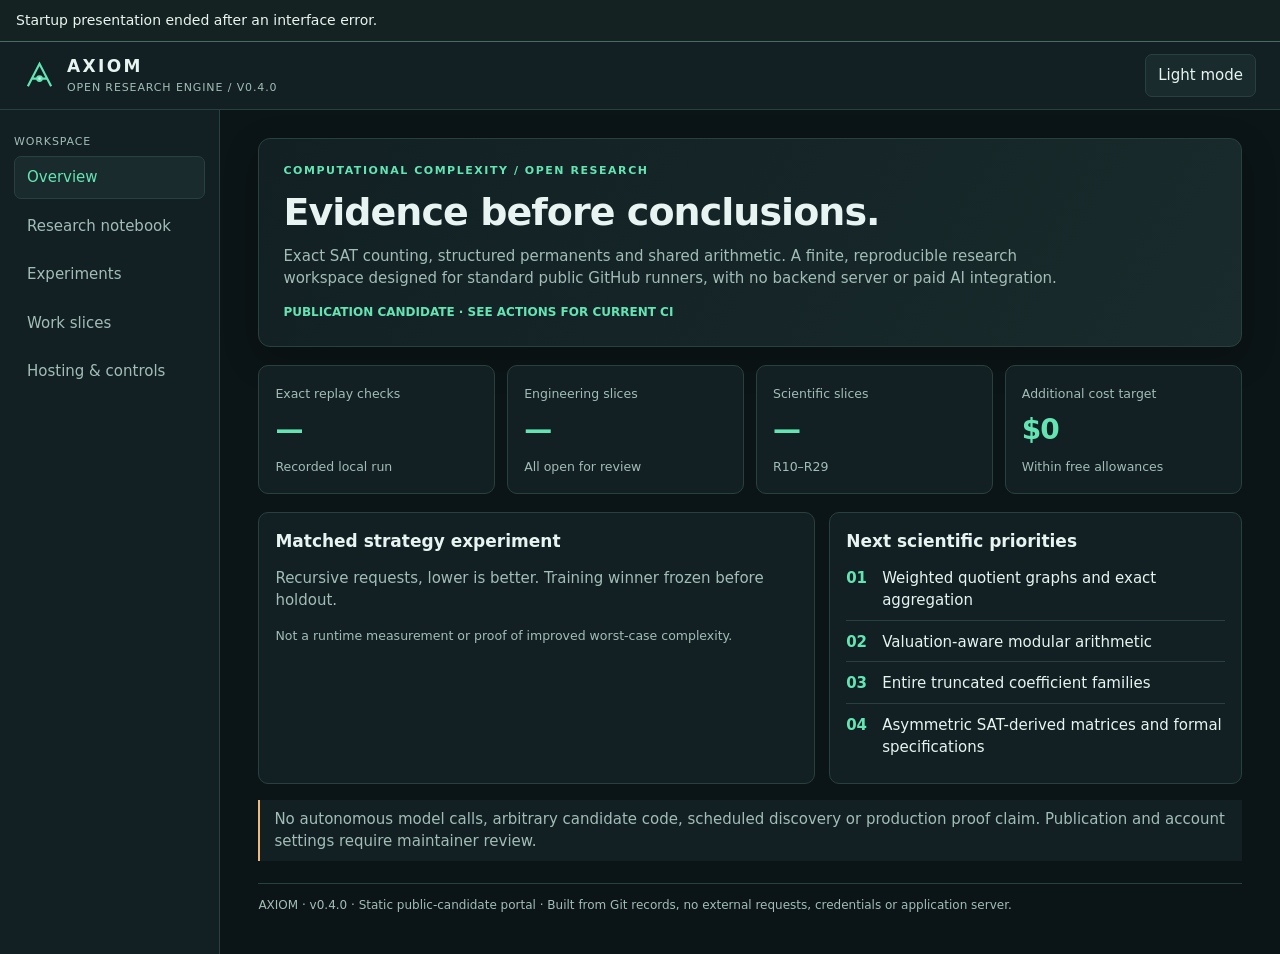
<file: scripts/portal-template.html>
<!doctype html>
<html lang="en"><head><meta charset="utf-8"><meta name="viewport" content="width=device-width,initial-scale=1"><meta name="color-scheme" content="dark light"><title>AXIOM / Open Research</title><style>
:root{--bg:#0b1416;--panel:#122023;--panel2:#192b2c;--line:#29413e;--ink:#e7f4f1;--muted:#a2bdb7;--accent:#63e5b3;--warn:#f0b97f;--bad:#f1a0a0;--shadow:0 12px 36px #0003;color-scheme:dark}body.light{--bg:#eef4f2;--panel:#fff;--panel2:#e2eeea;--line:#bdcec8;--ink:#16352e;--muted:#44675e;--accent:#096c4c;--warn:#89541b;--bad:#9b2b2b;--shadow:0 8px 30px #23403315;color-scheme:light}*{box-sizing:border-box}body{margin:0;background:var(--bg);color:var(--ink);font:15px/1.5 system-ui,-apple-system,BlinkMacSystemFont,'Segoe UI',sans-serif}a{color:var(--accent)}button,input,select{font:inherit;color:var(--ink);background:var(--panel2);border:1px solid var(--line);border-radius:7px;padding:9px 12px}button{cursor:pointer}button:focus-visible,a:focus-visible,input:focus-visible,select:focus-visible{outline:2px solid var(--accent);outline-offset:3px}header{position:sticky;top:0;z-index:4;background:var(--panel);border-bottom:1px solid var(--line);display:flex;align-items:center;gap:12px;padding:12px 24px}header svg{width:31px;height:31px;stroke:var(--accent)}.brand{letter-spacing:.14em;font-weight:800;font-size:17px}.tag{font-size:11px;color:var(--muted);letter-spacing:.08em;text-transform:uppercase}header .spacer{flex:1}.layout{display:grid;grid-template-columns:220px minmax(0,1fr);min-height:calc(100vh - 65px)}nav{border-right:1px solid var(--line);padding:24px 14px;background:var(--panel)}nav button{display:block;width:100%;text-align:left;margin:6px 0;background:transparent;border-color:transparent;color:var(--muted)}nav button[aria-current=true]{background:var(--panel2);border-color:var(--line);color:var(--accent)}main{padding:28px clamp(16px,3vw,44px);max-width:1420px;width:100%;margin:auto;align-self:start}h1{font-size:clamp(25px,3vw,38px);line-height:1.15;margin:0 0 10px;letter-spacing:-.025em}h2{font-size:17px;margin:0 0 12px}h3{font-size:15px;margin:0 0 8px}.muted,small{color:var(--muted)}.eyebrow{letter-spacing:.14em;color:var(--accent);font-weight:700;font-size:11px;text-transform:uppercase;margin-bottom:12px}.hero{background:linear-gradient(120deg,var(--panel),var(--panel2));border:1px solid var(--line);border-radius:12px;padding:24px;box-shadow:var(--shadow);margin-bottom:18px}.hero p{max-width:780px;color:var(--muted);margin:0 0 10px}.grid{display:grid;grid-template-columns:repeat(4,minmax(0,1fr));gap:12px;margin:18px 0}.metric,.card{border:1px solid var(--line);border-radius:10px;background:var(--panel);padding:16px;min-width:0}.metric strong{display:block;font-size:28px;font-variant-numeric:tabular-nums;letter-spacing:-.04em;color:var(--accent);margin:4px 0}.split{display:grid;grid-template-columns:1.35fr 1fr;gap:14px;margin:14px 0}.card p{margin:6px 0 12px}.status{font-size:12px;color:var(--accent);font-weight:600}.open{color:var(--warn)}.counterexample{color:var(--bad)}.barrow{display:grid;grid-template-columns:110px 1fr 65px;align-items:center;gap:8px;margin:12px 0}.bar{height:13px;background:var(--panel2);border-radius:5px;overflow:hidden}.bar i{display:block;height:100%;background:var(--accent);border-radius:5px}.toolbar{display:flex;gap:8px;flex-wrap:wrap;margin:14px 0}.toolbar input{flex:1;min-width:200px}.tablewrap{overflow:auto;border:1px solid var(--line);border-radius:10px;background:var(--panel)}table{border-collapse:collapse;width:100%;text-align:left;font-size:13px}th,td{padding:12px;border-bottom:1px solid var(--line);vertical-align:top}th{color:var(--muted);background:var(--panel2);font-weight:600}tr:last-child td{border-bottom:0}td:first-child{white-space:nowrap;font-family:ui-monospace,monospace}.note{padding:16px 0;border-bottom:1px solid var(--line)}.note:last-child{border:0}.note p{margin:6px 0}.note code,code{font:12px ui-monospace,monospace;overflow-wrap:anywhere;color:var(--muted)}.view[hidden]{display:none}.notice{border-left:2px solid var(--warn);padding:8px 14px;color:var(--muted);margin:16px 0;background:var(--panel)}footer{margin-top:22px;padding:12px 0;border-top:1px solid var(--line);color:var(--muted);font-size:12px}.steps{display:grid;gap:10px}.step{display:flex;gap:12px;align-items:start;padding-bottom:8px;border-bottom:1px solid var(--line)}.step b{color:var(--accent);min-width:24px}.step:last-child{border:0}.big{font-size:25px;font-weight:700;color:var(--accent)}@media(max-width:900px){.layout{grid-template-columns:1fr}nav{display:flex;overflow:auto;border-right:0;border-bottom:1px solid var(--line);padding:6px 12px;gap:5px}nav button{width:auto;white-space:nowrap;margin:0}.grid{grid-template-columns:repeat(2,minmax(0,1fr))}.split{grid-template-columns:1fr}}@media(max-width:480px){header{padding:10px 12px}.tag{display:none}main{padding:16px}.hero{padding:18px}.metric{padding:12px}.metric strong{font-size:23px}.barrow{grid-template-columns:95px 1fr 55px}}
</style></head><body>
<!-- AXIOM STARTUP COMPONENT BEGIN -->
<style>
#ax-start-dialog{box-sizing:border-box;position:fixed;inset:0;width:100%;height:100%;max-width:none;max-height:none;margin:0;border:0;padding:clamp(8px,2vw,24px);overflow:auto;color:#e9f4f0;background:#0b1213;font:14px/1.5 system-ui,'Segoe UI',Arial,sans-serif;z-index:2147483647}
#ax-start-dialog:not([open]){display:none}#ax-start-dialog::backdrop{background:#0b1213}
#ax-start-dialog .ax-start-panel{box-sizing:border-box;width:min(960px,100%);min-height:100%;margin:auto;display:flex;flex-direction:column;align-items:center;justify-content:center;gap:10px}
#ax-start-dialog svg{display:block;width:min(100%,960px);height:auto;max-height:72vh;aspect-ratio:16/9;flex:none;background:radial-gradient(ellipse at 50% 38%,#152b27 0%,#0b1213 55%);border-radius:12px}
#ax-start-dialog p{margin:0;text-align:center;color:#a6bdb6;max-width:65ch}#ax-start-dialog .ax-start-controls{display:flex;align-items:center;justify-content:center;gap:12px;flex-wrap:wrap}
#ax-start-dialog button{font:600 14px/1.3 system-ui,'Segoe UI',Arial,sans-serif;color:#e9f4f0;border:1px solid #456d60;background:#142221;border-radius:8px;padding:9px 16px;cursor:pointer}
#ax-start-dialog button:focus-visible{outline:2px solid #41d6a0;outline-offset:3px}#ax-start-dialog button:disabled{opacity:.6;cursor:default}
#ax-start-dialog [hidden],#ax-start-notice[hidden]{display:none!important}#ax-start-notice{margin:0;padding:10px 16px;background:#142221;color:#e9f4f0;border-bottom:1px solid #456d60;font:14px/1.5 system-ui,Arial,sans-serif}#ax-start-dialog progress{width:min(320px,85%);height:5px;accent-color:#41d6a0;background:#29413e;border:0;border-radius:3px}#ax-start-dialog progress::-webkit-progress-bar{background:#29413e;border-radius:3px}#ax-start-dialog progress::-webkit-progress-value{background:#41d6a0;border-radius:3px}#ax-start-dialog progress::-moz-progress-bar{background:#41d6a0;border-radius:3px}
@media(prefers-reduced-motion:reduce){#ax-start-dialog #ax-start-electrons{visibility:hidden}}
</style>
<dialog id="ax-start-dialog" aria-label="AXIOM startup" aria-describedby="ax-start-status">
  <div class="ax-start-panel">
<svg id="ax-start-scene" viewBox="0 0 1600 900" aria-labelledby="ax-start-title ax-start-desc" role="img">
      <title id="ax-start-title">AXIOM startup splash preview</title>
      <desc id="ax-start-desc">A centered AXIOM emblem with two crossed electron-style orbitals and animated emerald highlights.</desc>
      <defs>
        <linearGradient id="ax-start-lineGlow" x1="0" x2="1">
          <stop offset="0%" stop-color="#41D6A0" stop-opacity="0"/>
          <stop offset="50%" stop-color="#41D6A0" stop-opacity="0.55"/>
          <stop offset="100%" stop-color="#41D6A0" stop-opacity="0"/>
        </linearGradient>
        <radialGradient id="ax-start-coreGlow" cx="50%" cy="50%" r="50%">
          <stop offset="0%" stop-color="#B6F7D8" stop-opacity=".98"/>
          <stop offset="45%" stop-color="#41D6A0" stop-opacity=".52"/>
          <stop offset="100%" stop-color="#41D6A0" stop-opacity="0"/>
        </radialGradient>
        <filter id="ax-start-blur16"><feGaussianBlur stdDeviation="16"/></filter>
        <filter id="ax-start-blur28"><feGaussianBlur stdDeviation="28"/></filter>
      </defs>

      <g id="ax-start-bgfx" opacity="0.9">
        <circle cx="800" cy="350" r="235" fill="#41D6A0" opacity="0.055" filter="url(#ax-start-blur28)"/>
        <circle cx="800" cy="350" r="125" fill="#B6F7D8" opacity="0.05" filter="url(#ax-start-blur16)"/>
        
        <path d="M160 165H1440" stroke="#41D6A0" stroke-opacity="0.08" stroke-width="1.5"/>
      </g>

      <g id="ax-start-orbitalSystem" transform="translate(800 350)">
        <ellipse id="ax-start-orbitA_inner" cx="0" cy="0" rx="245" ry="90" fill="none" stroke="#41D6A0" stroke-opacity="0.64" stroke-width="3.2" transform="rotate(38)"/>
        <ellipse id="ax-start-orbitB_inner" cx="0" cy="0" rx="245" ry="90" fill="none" stroke="#41D6A0" stroke-opacity="0.64" stroke-width="3.2" transform="rotate(-38)"/>

        <circle id="ax-start-coreAura" cx="0" cy="0" r="82" fill="url(#ax-start-coreGlow)" opacity="0.78"/>
        <circle id="ax-start-core" cx="0" cy="0" r="12" fill="#B6F7D8"/>

        <g id="ax-start-mark" opacity="0.98">
          <path id="ax-start-aShape" d="M-60 70 L0 -65 L60 70 M-34 19 H34" fill="none" stroke="#41D6A0" stroke-width="13" stroke-linecap="round" stroke-linejoin="round"/>
          <circle id="ax-start-aNode" cx="0" cy="19" r="9" fill="#B6F7D8"/>
          <path d="M-46 92H46" fill="none" stroke="#B6F7D8" stroke-opacity="0.55" stroke-width="2.5"/>
        </g>

        <g id="ax-start-electrons">
          <circle id="ax-start-electronA" cx="193.1" cy="150.8" r="9" fill="#B6F7D8" stroke="#41D6A0" stroke-width="3"/>
          <circle id="ax-start-electronB" cx="-193.1" cy="150.8" r="9" fill="#B6F7D8" stroke="#41D6A0" stroke-width="3"/>
        </g>
      </g>

      <g id="ax-start-titles" font-family="Arial, Helvetica, sans-serif" text-anchor="middle">
        <text id="ax-start-eyebrow" x="800" y="550" fill="#41D6A0" font-size="24" letter-spacing="7" opacity="1">MATHEMATICAL RESEARCH</text>
        <text id="ax-start-brand" x="800" y="675" fill="#E9F4F0" font-size="116" font-weight="700" letter-spacing="12" opacity="1">AXIOM</text>
        <text id="ax-start-subtitle" x="800" y="738" fill="#A6BDB6" font-size="34" letter-spacing="4" opacity="1">RESEARCH ENGINE</text>
      <text x="800" y="800" fill="#41D6A0" font-size="28">Evidence before conclusions.</text></g>
    </svg>
    <p id="ax-start-status" role="status">Opening the interface…</p>
    <progress id="ax-start-progress" max="10000" value="0" aria-label="Presentation time, not initialization progress"></progress>
    <p id="ax-start-caption">Startup presentation · not research progress</p>
    <div class="ax-start-controls"><button id="ax-start-skip" type="button" autofocus>Skip animation</button></div>
  </div>
</dialog>
<p id="ax-start-notice" hidden role="status"></p>
<script>
(function(){
'use strict';
const $=id=>document.getElementById('ax-start-'+id),dialog=$('dialog'),status=$('status'),progress=$('progress'),skip=$('skip'),motion=matchMedia('(prefers-reduced-motion: reduce)');
const DURATION=10000,READINESS_TIMEOUT=20000;
let raf=0,timeout=0,last=null,elapsed=0,active=false,ready=false,skipped=false;
function point(node,angle,tilt){
 const a=angle*Math.PI/180,t=tilt*Math.PI/180,x=245*Math.cos(a),y=90*Math.sin(a);
 node.setAttribute('cx',x*Math.cos(t)-y*Math.sin(t));node.setAttribute('cy',x*Math.sin(t)+y*Math.cos(t));
}
function paint(){
 const t=Math.min(elapsed,DURATION),reduced=motion.matches;
 if(!reduced){point($('electronA'),t/2600*360,38);point($('electronB'),180-t/3100*360,-38);}
 $('coreAura').setAttribute('opacity',reduced?'.78':String(.74+.12*Math.sin(t/650)));
 progress.value=skipped||reduced?DURATION:t;
}
function clear(){cancelAnimationFrame(raf);raf=0;clearTimeout(timeout);timeout=0;last=null;active=false;}
function close(outcome){if(!active)return;clear();dialog.close();if(outcome==='timeout'||outcome==='error'){$('notice').textContent=outcome==='timeout'?'Startup presentation ended while interface loading was still pending. The application has not reported readiness.':'Startup presentation ended after an interface error.';$('notice').hidden=false;}dialog.dispatchEvent(new CustomEvent('axiom-startup-end',{detail:outcome}));}
function maybeFinish(){
 if(!active)return;
 const presentationDone=skipped||motion.matches||elapsed>=DURATION;
 if(ready&&presentationDone){close('ready');return;}
 if(presentationDone){if(status.textContent!=='Waiting for the interface to finish loading…')status.textContent='Waiting for the interface to finish loading…';skip.disabled=true;}
 else{skip.disabled=false;if(ready&&status.textContent!=='Interface loaded · completing startup presentation')status.textContent='Interface loaded · completing startup presentation';}
}
function tick(now){raf=0;if(!active||document.hidden){last=null;return;}if(last!==null)elapsed=Math.min(DURATION,elapsed+Math.max(0,now-last));last=now;paint();maybeFinish();schedule();}
function schedule(){if(active&&!document.hidden&&!raf&&!skipped&&!motion.matches&&elapsed<DURATION)raf=requestAnimationFrame(tick);}
function dismissPresentation(){if(!active)return;skipped=true;cancelAnimationFrame(raf);raf=0;last=null;paint();maybeFinish();}
function signalReady(ok){$('notice').hidden=true;if(!active)return;if(!ok){close('unavailable');return;}ready=true;clearTimeout(timeout);timeout=0;maybeFinish();}
function start(){
 if(active)return;$('notice').hidden=true;ready=false;skipped=false;elapsed=0;last=null;skip.disabled=false;status.textContent='Opening the interface…';
 try{if(typeof dialog.showModal!=='function')return;dialog.showModal();}catch(_){return;}
 active=true;paint();timeout=setTimeout(()=>close('timeout'),READINESS_TIMEOUT);maybeFinish();schedule();
}
window.AxiomStartup=Object.freeze({ready:()=>signalReady(true),unavailable:()=>signalReady(false),start});
skip.addEventListener('click',dismissPresentation);dialog.addEventListener('cancel',event=>{event.preventDefault();dismissPresentation();});
document.addEventListener('visibilitychange',()=>{last=null;if(document.hidden){cancelAnimationFrame(raf);raf=0;}else schedule();});
motion.addEventListener('change',()=>{if(!active)return;cancelAnimationFrame(raf);raf=0;last=null;paint();maybeFinish();schedule();});
// Fail open on unexpected UI errors; never hide an existing application error behind branding.
window.addEventListener('error',()=>{if(active)close('error');});
window.addEventListener('unhandledrejection',()=>{if(active)close('error');});
start();
})();
</script>
<!-- AXIOM STARTUP COMPONENT END -->
<header><svg viewBox="0 0 40 40" fill="none" stroke-width="2.8" aria-hidden="true"><path d="M5 34L20 5l15 29M11 24h18"/><circle cx="20" cy="24" r="3" fill="currentColor"/></svg><div><div class="brand">AXIOM</div><div class="tag">Open Research Engine / v0.4.0</div></div><span class="spacer"></span><button id="theme" aria-label="Toggle light or dark theme">Light mode</button></header><div class="layout"><nav aria-label="Research views"><div class="tag">Workspace</div><button data-view="overview" aria-current="true">Overview</button><button data-view="notebook">Research notebook</button><button data-view="experiments">Experiments</button><button data-view="backlog">Work slices</button><button data-view="hosting">Hosting &amp; controls</button></nav><main>
<section class="view" id="overview"><div class="hero"><div class="eyebrow">Computational complexity / open research</div><h1>Evidence before conclusions.</h1><p>Exact SAT counting, structured permanents and shared arithmetic. A finite, reproducible research workspace designed for standard public GitHub runners, with no backend server or paid AI integration.</p><span class="status">PUBLICATION CANDIDATE · SEE ACTIONS FOR CURRENT CI</span></div><div class="grid"><div class="metric"><small>Exact replay checks</small><strong id="checks">—</strong><small>Recorded local run</small></div><div class="metric"><small>Engineering slices</small><strong id="eng">—</strong><small>All open for review</small></div><div class="metric"><small>Scientific slices</small><strong id="sci">—</strong><small>R10–R29</small></div><div class="metric"><small>Additional cost target</small><strong>$0</strong><small>Within free allowances</small></div></div><div class="split"><div class="card"><h2>Matched strategy experiment</h2><p class="muted">Recursive requests, lower is better. Training winner frozen before holdout.</p><div id="bars"></div><small>Not a runtime measurement or proof of improved worst-case complexity.</small></div><div class="card"><h2>Next scientific priorities</h2><div class="steps"><div class="step"><b>01</b><span>Weighted quotient graphs and exact aggregation</span></div><div class="step"><b>02</b><span>Valuation-aware modular arithmetic</span></div><div class="step"><b>03</b><span>Entire truncated coefficient families</span></div><div class="step"><b>04</b><span>Asymmetric SAT-derived matrices and formal specifications</span></div></div></div></div><div class="notice">No autonomous model calls, arbitrary candidate code, scheduled discovery or production proof claim. Publication and account settings require maintainer review.</div></section>
<section class="view" id="notebook" hidden><div class="eyebrow">Evidence register</div><h1>Research notebook</h1><p class="muted">Git-backed entries; content hashes bind evidence, not publisher identity. Human publication review remains required.</p><div class="toolbar"><input id="note-search" placeholder="Search statement, ID or status" aria-label="Search notebook"><select id="note-status" aria-label="Filter notebook status"><option value="all">All statuses</option><option value="finite_pass">Finite pass</option><option value="counterexample">Counterexample</option><option value="open">Open</option></select></div><div class="card" id="notes"></div></section>
<section class="view" id="experiments" hidden><div class="eyebrow">Finite verification / local evidence</div><h1>Experiments</h1><p class="muted">Recorded v0.4 replay; comparison of identical fixtures and attempt budgets.</p><div class="split" id="result-cards"></div><div class="card"><h2>Attempt history</h2><div class="tablewrap"><table><thead><tr><th>Attempt</th><th>Adaptive requests</th><th>Blind requests</th></tr></thead><tbody id="attempts"></tbody></table></div></div><p><a id="actions-link" hidden>Open GitHub Actions</a><span id="actions-help">After publishing, open the repository → Actions → Bounded research regression → Run workflow.</span></p></section>
<section class="view" id="backlog" hidden><div class="eyebrow">Engineering &amp; mathematical objectives</div><h1>Work slices</h1><p class="muted">124 engineering and 20 scientific objectives. Prototype work does not automatically close production slices.</p><div class="toolbar"><input id="work-search" placeholder="Filter ID, objective, acceptance criteria…" aria-label="Search work slices"><select id="work-scope" aria-label="Filter work slices"><option value="all">All work</option><option value="S">Engineering</option><option value="R">Science</option></select><button id="export">Export filtered CSV</button></div><div id="work-count" class="muted"></div><div class="tablewrap"><table><thead><tr><th>ID</th><th>Objective / acceptance</th><th>Dependencies</th></tr></thead><tbody id="work"></tbody></table></div></section>
<section class="view" id="hosting" hidden><div class="eyebrow">GitHub Free / no self-hosted infrastructure</div><h1>Hosting &amp; controls</h1><div class="split"><div class="card"><h2>Configured in source</h2><div id="policy"></div></div><div class="card"><h2>Maintainer setup required</h2><div class="steps"><div class="step"><b>01</b><span>Approve ownership, license and public file list.</span></div><div class="step"><b>02</b><span>Use personal identity and independent Free organization. Set supported metered-product spending stops; verify no paid add-ons.</span></div><div class="step"><b>03</b><span>Enable Pages from <code>main:/docs</code> in repository Settings.</span></div><div class="step"><b>04</b><span>Require passed qualification checks, protect main, enable public security features.</span></div></div><p class="muted">CI is finite software testing. Do not use hosted Actions as an unrestricted research-compute service.</p></div></div></section>
<footer>AXIOM · v0.4.0 · Static public-candidate portal · Built from Git records, no external requests, credentials or application server.</footer></main></div>
<script type="application/json" id="data">@@DATA@@</script><script>
'use strict';const D=JSON.parse(document.getElementById('data').textContent),$=id=>document.getElementById(id);const el=(tag,t,cls)=>{const x=document.createElement(tag);if(t!==undefined)x.textContent=String(t);if(cls)x.className=cls;return x};const fmt=n=>Number(n).toLocaleString('en-US');const match=(obj,s)=>JSON.stringify(obj).toLowerCase().includes(s.toLowerCase());
for(const b of document.querySelectorAll('nav button'))b.addEventListener('click',()=>{for(const n of document.querySelectorAll('nav button'))n.setAttribute('aria-current',String(n===b));for(const v of document.querySelectorAll('.view'))v.hidden=v.id!==b.dataset.view;window.scrollTo(0,0)});$('theme').addEventListener('click',()=>{$('theme').textContent=document.body.classList.toggle('light')?'Dark mode':'Light mode'});
$('checks').textContent=fmt(D.replay.fixture_results_rechecked);$('eng').textContent=D.backlog.filter(x=>x.id.startsWith('S')).length;$('sci').textContent=D.backlog.filter(x=>x.id.startsWith('R')).length;
const bars=[['Baseline',D.history.adaptive[0].requests],['Adaptive',D.results.adaptive.train.requests],['Nonadaptive',D.results.blind.train.requests]],max=Math.max(...bars.map(x=>x[1]));for(const [n,v]of bars){const r=el('div',undefined,'barrow'),bar=el('div',undefined,'bar'),i=el('i');i.style.width=100*v/max+'%';bar.append(i);r.append(el('small',n),bar,el('b',fmt(v)));$('bars').append(r)}
function notes(){const q=$('note-search').value,s=$('note-status').value,rows=D.notebook.filter(x=>match(x,q)&&(s==='all'||x.status===s));$('notes').replaceChildren();for(const x of rows){const n=el('article',undefined,'note');n.append(el('div',x.id+' · '+x.status.replace('_',' ')+' · '+x.review_status.replace('_',' '),'status '+x.status),el('h3',x.title),el('p',x.statement),el('code',x.reproduce));for(const e of x.evidence){const p=el('p');p.append(el('small',e.path+' · SHA-256 '),el('code',e.sha256));n.append(p)}$('notes').append(n)}if(!rows.length)$('notes').append(el('p','No matching entries.','muted'))}for(const id of ['note-search','note-status'])$(id).addEventListener('input',notes);notes();
for(const [k,r] of Object.entries(D.results)){const c=el('article',undefined,'card');c.append(el('h2',k==='adaptive'?'Adaptive':'Nonadaptive control'),el('div',fmt(r.train.requests),'big'),el('small','Best training requests'),el('p','Holdout requests: '+fmt(r.holdout.requests)),el('p','Holdout restriction literal visits: '+fmt(r.holdout.restriction_literal_visits??r.holdout.literal_visits??'0')));$('result-cards').append(c)}
for(let i=0;i<D.history.adaptive.length;i++){const tr=el('tr');tr.append(el('td',i+1),el('td',fmt(D.history.adaptive[i].requests)),el('td',fmt(D.history.blind[i].requests)));$('attempts').append(tr)}
function filtered(){return D.backlog.filter(x=>match(x,$('work-search').value)&&($('work-scope').value==='all'||x.id.startsWith($('work-scope').value)))}function work(){const rows=filtered();$('work').replaceChildren();$('work-count').textContent=rows.length+' of '+D.backlog.length+' slices';for(const x of rows){const tr=el('tr'),desc=el('td');desc.append(el('b',x.title),el('div',x.acceptance,'muted'));tr.append(el('td',x.id),desc,el('td',x.dependencies));$('work').append(tr)}}for(const id of ['work-search','work-scope'])$(id).addEventListener('input',work);work();$('export').addEventListener('click',()=>{const esc=x=>'"'+String(x).replace(/"/g,'""')+'"';const lines=[['id','title','dependencies','acceptance'],...filtered().map(x=>[x.id,x.title,x.dependencies,x.acceptance])];const url=URL.createObjectURL(new Blob([lines.map(r=>r.map(esc).join(',')).join('\r\n')],{type:'text/csv'}));const a=el('a');a.href=url;a.download='axiom-work-slices.csv';a.click();URL.revokeObjectURL(url)});
for(const [n,v] of [['Runner labels',D.profile.runner_labels.join(', ')],['Matrix parallelism',D.profile.max_parallel_per_matrix],['Job timeout',D.profile.job_timeout_minutes+' min'],['Routine artifact uploads','Off'],['Paid AI calls','Off'],['Self-hosted runners','None'],['Scheduled campaigns','Off']]){const r=el('div',undefined,'note');r.append(el('small',n),el('div',v));$('policy').append(r)}
if(location.protocol==='https:'&&/^[a-z0-9-]+\.github\.io$/i.test(location.hostname)){const owner=location.hostname.split('.')[0],repo=location.pathname.split('/').filter(Boolean)[0]||location.hostname;if(/^[a-z0-9_.-]+$/i.test(repo)){const a=$('actions-link');a.href='https://github.com/'+owner+'/'+repo+'/actions';a.hidden=false;$('actions-help').hidden=true}}
window.AxiomStartup?.ready();
</script></body></html>
</file>
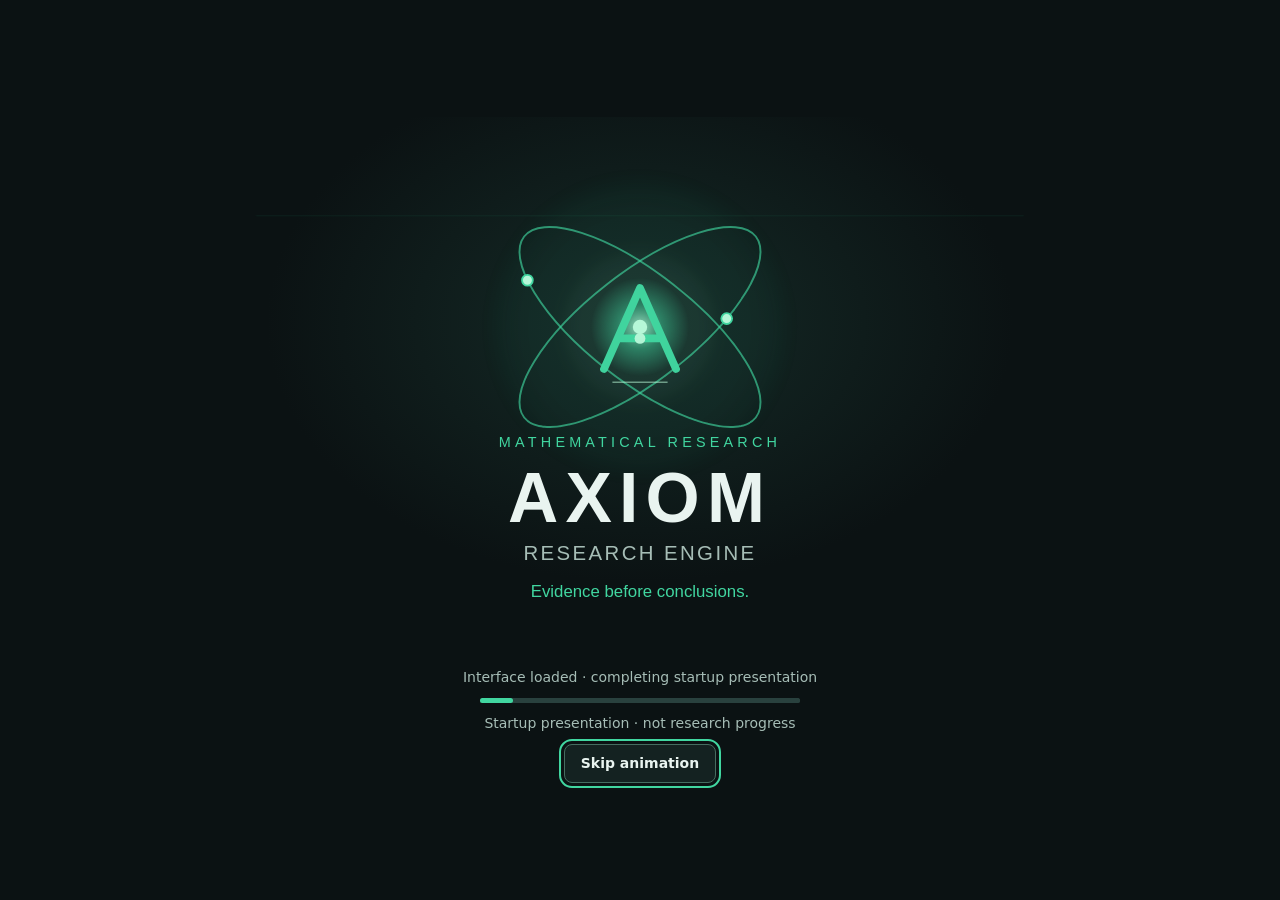
<file: branding/axiom/identity/splash-preview.html>
<!doctype html>
<html lang="en"><head><meta charset="utf-8"><meta name="viewport" content="width=device-width,initial-scale=1"><meta name="color-scheme" content="dark"><title>AXIOM / Crossed-orbit splash preview</title><style>body{margin:0;min-height:100vh;display:grid;place-items:center;background:#0b1213;color:#e9f4f0;font:16px/1.5 system-ui,Arial,sans-serif}main{max-width:540px;padding:24px;text-align:center}button{font:inherit;color:#e9f4f0;background:#142221;border:1px solid #41d6a0;border-radius:8px;padding:10px 18px;cursor:pointer}button:focus-visible{outline:2px solid #41d6a0;outline-offset:3px}p{color:#a6bdb6}</style></head><body>
<!-- AXIOM STARTUP COMPONENT BEGIN -->
<style>
#ax-start-dialog{box-sizing:border-box;position:fixed;inset:0;width:100%;height:100%;max-width:none;max-height:none;margin:0;border:0;padding:clamp(8px,2vw,24px);overflow:auto;color:#e9f4f0;background:#0b1213;font:14px/1.5 system-ui,'Segoe UI',Arial,sans-serif;z-index:2147483647}
#ax-start-dialog:not([open]){display:none}#ax-start-dialog::backdrop{background:#0b1213}
#ax-start-dialog .ax-start-panel{box-sizing:border-box;width:min(960px,100%);min-height:100%;margin:auto;display:flex;flex-direction:column;align-items:center;justify-content:center;gap:10px}
#ax-start-dialog svg{display:block;width:min(100%,960px);height:auto;max-height:72vh;aspect-ratio:16/9;flex:none;background:radial-gradient(ellipse at 50% 38%,#152b27 0%,#0b1213 55%);border-radius:12px}
#ax-start-dialog p{margin:0;text-align:center;color:#a6bdb6;max-width:65ch}#ax-start-dialog .ax-start-controls{display:flex;align-items:center;justify-content:center;gap:12px;flex-wrap:wrap}
#ax-start-dialog button{font:600 14px/1.3 system-ui,'Segoe UI',Arial,sans-serif;color:#e9f4f0;border:1px solid #456d60;background:#142221;border-radius:8px;padding:9px 16px;cursor:pointer}
#ax-start-dialog button:focus-visible{outline:2px solid #41d6a0;outline-offset:3px}#ax-start-dialog button:disabled{opacity:.6;cursor:default}
#ax-start-dialog [hidden],#ax-start-notice[hidden]{display:none!important}#ax-start-notice{margin:0;padding:10px 16px;background:#142221;color:#e9f4f0;border-bottom:1px solid #456d60;font:14px/1.5 system-ui,Arial,sans-serif}#ax-start-dialog progress{width:min(320px,85%);height:5px;accent-color:#41d6a0;background:#29413e;border:0;border-radius:3px}#ax-start-dialog progress::-webkit-progress-bar{background:#29413e;border-radius:3px}#ax-start-dialog progress::-webkit-progress-value{background:#41d6a0;border-radius:3px}#ax-start-dialog progress::-moz-progress-bar{background:#41d6a0;border-radius:3px}
@media(prefers-reduced-motion:reduce){#ax-start-dialog #ax-start-electrons{visibility:hidden}}
</style>
<dialog id="ax-start-dialog" aria-label="AXIOM startup" aria-describedby="ax-start-status">
  <div class="ax-start-panel">
<svg id="ax-start-scene" viewBox="0 0 1600 900" aria-labelledby="ax-start-title ax-start-desc" role="img">
      <title id="ax-start-title">AXIOM startup splash preview</title>
      <desc id="ax-start-desc">A centered AXIOM emblem with two crossed electron-style orbitals and animated emerald highlights.</desc>
      <defs>
        <linearGradient id="ax-start-lineGlow" x1="0" x2="1">
          <stop offset="0%" stop-color="#41D6A0" stop-opacity="0"/>
          <stop offset="50%" stop-color="#41D6A0" stop-opacity="0.55"/>
          <stop offset="100%" stop-color="#41D6A0" stop-opacity="0"/>
        </linearGradient>
        <radialGradient id="ax-start-coreGlow" cx="50%" cy="50%" r="50%">
          <stop offset="0%" stop-color="#B6F7D8" stop-opacity=".98"/>
          <stop offset="45%" stop-color="#41D6A0" stop-opacity=".52"/>
          <stop offset="100%" stop-color="#41D6A0" stop-opacity="0"/>
        </radialGradient>
        <filter id="ax-start-blur16"><feGaussianBlur stdDeviation="16"/></filter>
        <filter id="ax-start-blur28"><feGaussianBlur stdDeviation="28"/></filter>
      </defs>

      <g id="ax-start-bgfx" opacity="0.9">
        <circle cx="800" cy="350" r="235" fill="#41D6A0" opacity="0.055" filter="url(#ax-start-blur28)"/>
        <circle cx="800" cy="350" r="125" fill="#B6F7D8" opacity="0.05" filter="url(#ax-start-blur16)"/>
        
        <path d="M160 165H1440" stroke="#41D6A0" stroke-opacity="0.08" stroke-width="1.5"/>
      </g>

      <g id="ax-start-orbitalSystem" transform="translate(800 350)">
        <ellipse id="ax-start-orbitA_inner" cx="0" cy="0" rx="245" ry="90" fill="none" stroke="#41D6A0" stroke-opacity="0.64" stroke-width="3.2" transform="rotate(38)"/>
        <ellipse id="ax-start-orbitB_inner" cx="0" cy="0" rx="245" ry="90" fill="none" stroke="#41D6A0" stroke-opacity="0.64" stroke-width="3.2" transform="rotate(-38)"/>

        <circle id="ax-start-coreAura" cx="0" cy="0" r="82" fill="url(#ax-start-coreGlow)" opacity="0.78"/>
        <circle id="ax-start-core" cx="0" cy="0" r="12" fill="#B6F7D8"/>

        <g id="ax-start-mark" opacity="0.98">
          <path id="ax-start-aShape" d="M-60 70 L0 -65 L60 70 M-34 19 H34" fill="none" stroke="#41D6A0" stroke-width="13" stroke-linecap="round" stroke-linejoin="round"/>
          <circle id="ax-start-aNode" cx="0" cy="19" r="9" fill="#B6F7D8"/>
          <path d="M-46 92H46" fill="none" stroke="#B6F7D8" stroke-opacity="0.55" stroke-width="2.5"/>
        </g>

        <g id="ax-start-electrons">
          <circle id="ax-start-electronA" cx="193.1" cy="150.8" r="9" fill="#B6F7D8" stroke="#41D6A0" stroke-width="3"/>
          <circle id="ax-start-electronB" cx="-193.1" cy="150.8" r="9" fill="#B6F7D8" stroke="#41D6A0" stroke-width="3"/>
        </g>
      </g>

      <g id="ax-start-titles" font-family="Arial, Helvetica, sans-serif" text-anchor="middle">
        <text id="ax-start-eyebrow" x="800" y="550" fill="#41D6A0" font-size="24" letter-spacing="7" opacity="1">MATHEMATICAL RESEARCH</text>
        <text id="ax-start-brand" x="800" y="675" fill="#E9F4F0" font-size="116" font-weight="700" letter-spacing="12" opacity="1">AXIOM</text>
        <text id="ax-start-subtitle" x="800" y="738" fill="#A6BDB6" font-size="34" letter-spacing="4" opacity="1">RESEARCH ENGINE</text>
      <text x="800" y="800" fill="#41D6A0" font-size="28">Evidence before conclusions.</text></g>
    </svg>
    <p id="ax-start-status" role="status">Opening the interface…</p>
    <progress id="ax-start-progress" max="10000" value="0" aria-label="Presentation time, not initialization progress"></progress>
    <p id="ax-start-caption">Startup presentation · not research progress</p>
    <div class="ax-start-controls"><button id="ax-start-skip" type="button" autofocus>Skip animation</button></div>
  </div>
</dialog>
<p id="ax-start-notice" hidden role="status"></p>
<script>
(function(){
'use strict';
const $=id=>document.getElementById('ax-start-'+id),dialog=$('dialog'),status=$('status'),progress=$('progress'),skip=$('skip'),motion=matchMedia('(prefers-reduced-motion: reduce)');
const DURATION=10000,READINESS_TIMEOUT=20000;
let raf=0,timeout=0,last=null,elapsed=0,active=false,ready=false,skipped=false;
function point(node,angle,tilt){
 const a=angle*Math.PI/180,t=tilt*Math.PI/180,x=245*Math.cos(a),y=90*Math.sin(a);
 node.setAttribute('cx',x*Math.cos(t)-y*Math.sin(t));node.setAttribute('cy',x*Math.sin(t)+y*Math.cos(t));
}
function paint(){
 const t=Math.min(elapsed,DURATION),reduced=motion.matches;
 if(!reduced){point($('electronA'),t/2600*360,38);point($('electronB'),180-t/3100*360,-38);}
 $('coreAura').setAttribute('opacity',reduced?'.78':String(.74+.12*Math.sin(t/650)));
 progress.value=skipped||reduced?DURATION:t;
}
function clear(){cancelAnimationFrame(raf);raf=0;clearTimeout(timeout);timeout=0;last=null;active=false;}
function close(outcome){if(!active)return;clear();dialog.close();if(outcome==='timeout'||outcome==='error'){$('notice').textContent=outcome==='timeout'?'Startup presentation ended while interface loading was still pending. The application has not reported readiness.':'Startup presentation ended after an interface error.';$('notice').hidden=false;}dialog.dispatchEvent(new CustomEvent('axiom-startup-end',{detail:outcome}));}
function maybeFinish(){
 if(!active)return;
 const presentationDone=skipped||motion.matches||elapsed>=DURATION;
 if(ready&&presentationDone){close('ready');return;}
 if(presentationDone){if(status.textContent!=='Waiting for the interface to finish loading…')status.textContent='Waiting for the interface to finish loading…';skip.disabled=true;}
 else{skip.disabled=false;if(ready&&status.textContent!=='Interface loaded · completing startup presentation')status.textContent='Interface loaded · completing startup presentation';}
}
function tick(now){raf=0;if(!active||document.hidden){last=null;return;}if(last!==null)elapsed=Math.min(DURATION,elapsed+Math.max(0,now-last));last=now;paint();maybeFinish();schedule();}
function schedule(){if(active&&!document.hidden&&!raf&&!skipped&&!motion.matches&&elapsed<DURATION)raf=requestAnimationFrame(tick);}
function dismissPresentation(){if(!active)return;skipped=true;cancelAnimationFrame(raf);raf=0;last=null;paint();maybeFinish();}
function signalReady(ok){$('notice').hidden=true;if(!active)return;if(!ok){close('unavailable');return;}ready=true;clearTimeout(timeout);timeout=0;maybeFinish();}
function start(){
 if(active)return;$('notice').hidden=true;ready=false;skipped=false;elapsed=0;last=null;skip.disabled=false;status.textContent='Opening the interface…';
 try{if(typeof dialog.showModal!=='function')return;dialog.showModal();}catch(_){return;}
 active=true;paint();timeout=setTimeout(()=>close('timeout'),READINESS_TIMEOUT);maybeFinish();schedule();
}
window.AxiomStartup=Object.freeze({ready:()=>signalReady(true),unavailable:()=>signalReady(false),start});
skip.addEventListener('click',dismissPresentation);dialog.addEventListener('cancel',event=>{event.preventDefault();dismissPresentation();});
document.addEventListener('visibilitychange',()=>{last=null;if(document.hidden){cancelAnimationFrame(raf);raf=0;}else schedule();});
motion.addEventListener('change',()=>{if(!active)return;cancelAnimationFrame(raf);raf=0;last=null;paint();maybeFinish();schedule();});
// Fail open on unexpected UI errors; never hide an existing application error behind branding.
window.addEventListener('error',()=>{if(active)close('error');});
window.addEventListener('unhandledrejection',()=>{if(active)close('error');});
start();
})();
</script>
<!-- AXIOM STARTUP COMPONENT END -->
<main><h1>AXIOM Research Engine</h1><p>Startup animation preview complete. This standalone file does not load the research engine, run experiments, or access evidence.</p><button id="replay" type="button">Replay splash</button></main>
<script>
const replay=document.getElementById('replay');function playPreview(){window.AxiomStartup?.start();window.AxiomStartup?.ready();}replay.addEventListener('click',playPreview);window.AxiomStartup?.ready();
</script></body></html>
</file>
